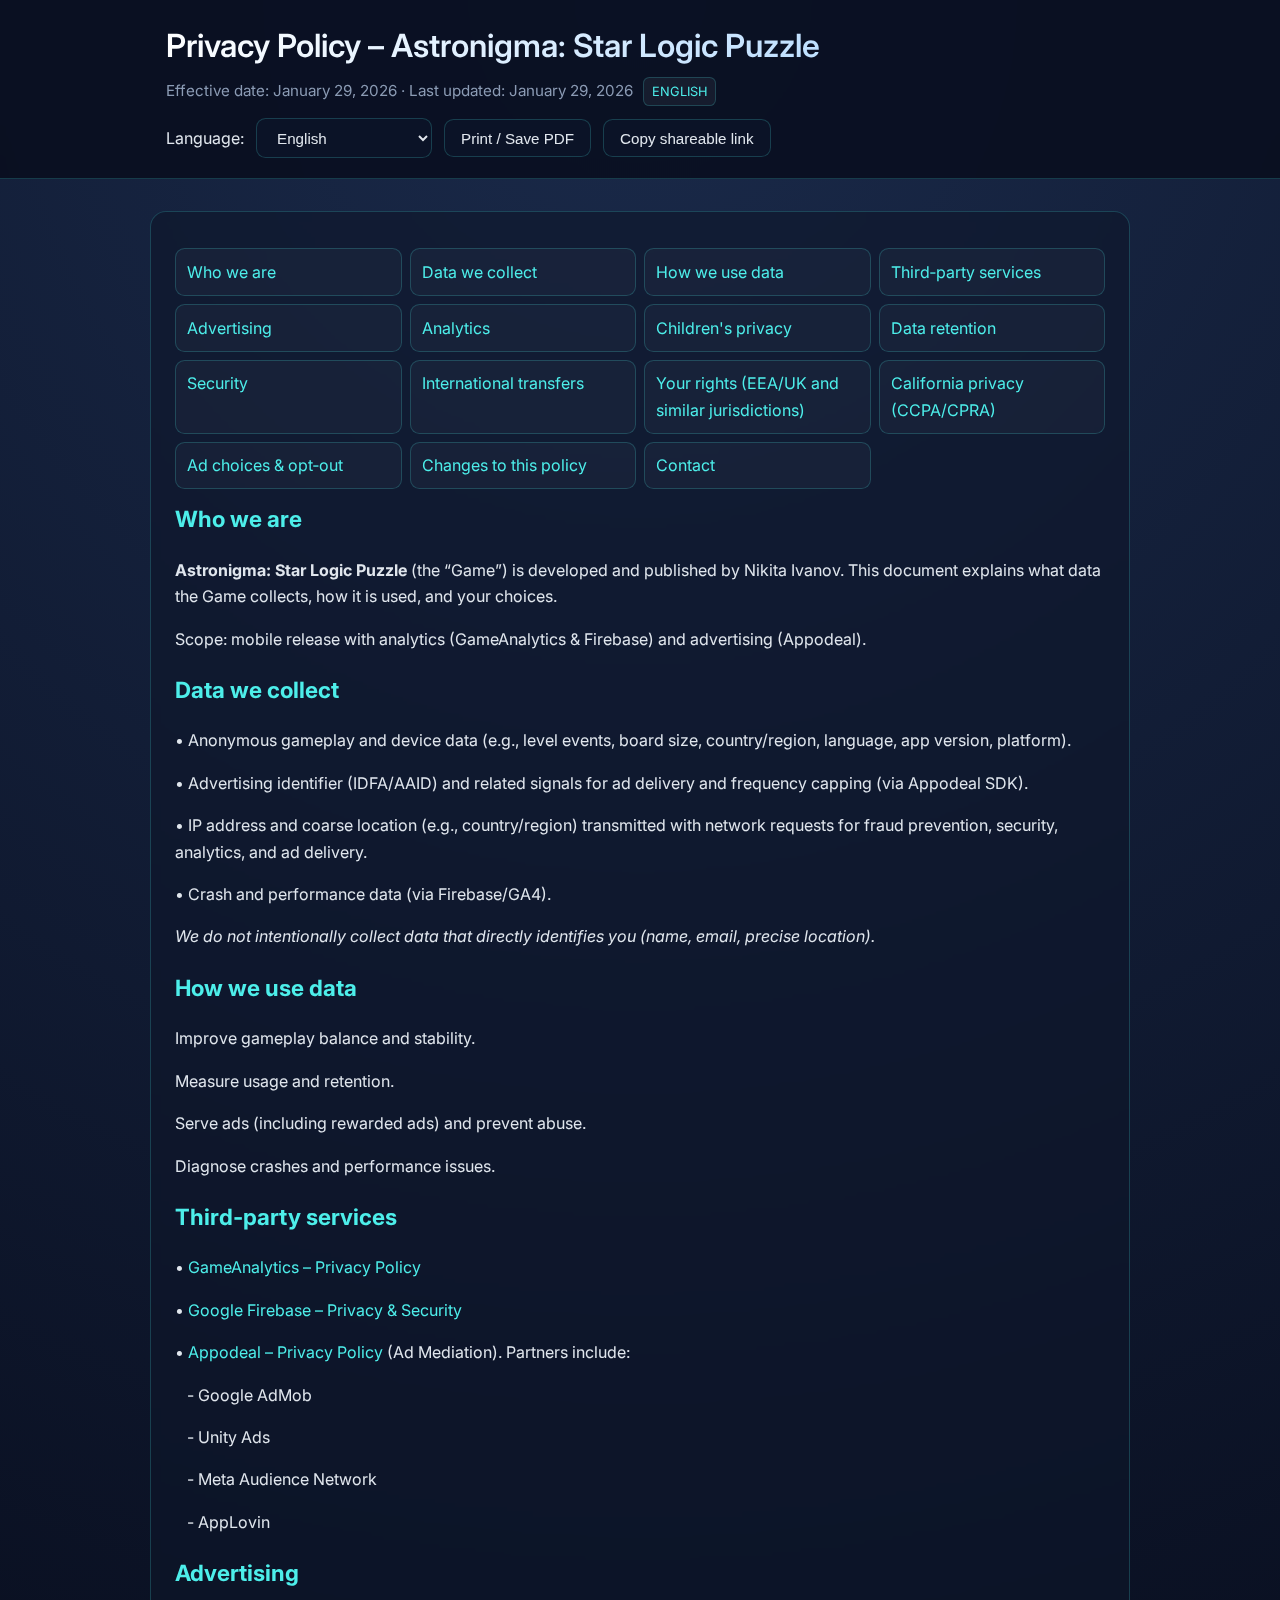
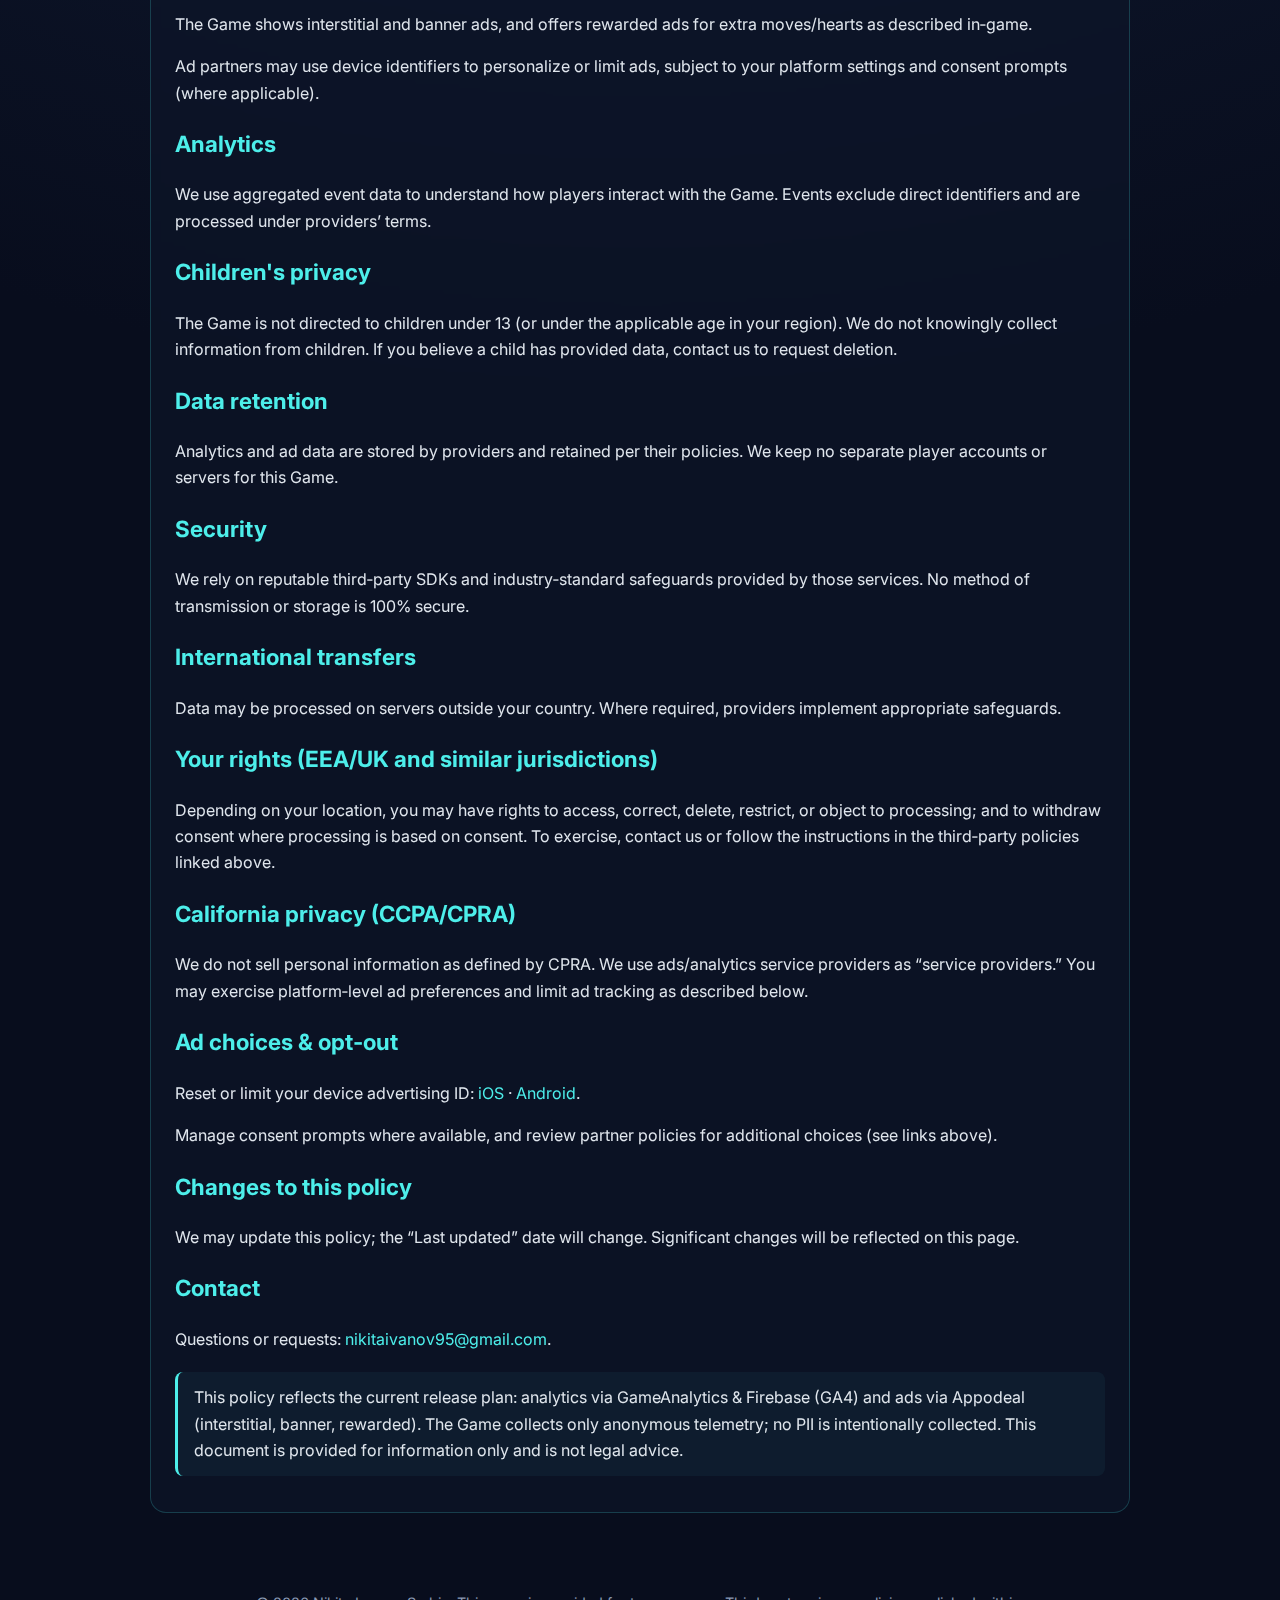
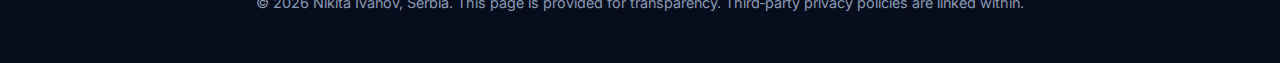
<file: privacy.html>
<!DOCTYPE html>
<html lang="en">

<head>
  <meta charset="UTF-8" />
  <meta name="viewport" content="width=device-width,initial-scale=1" />
  <title>Privacy Policy – Astronigma: Star Logic Puzzle</title>
  <link rel="preconnect" href="https://fonts.googleapis.com">
  <link rel="preconnect" href="https://fonts.gstatic.com" crossorigin>
  <link href="https://fonts.googleapis.com/css2?family=Inter:wght@300;400;600&display=swap" rel="stylesheet">
  <meta name="description"
    content="Privacy Policy for Astronigma: Star Logic Puzzle covering analytics, ads, data use, rights, and contacts. Multilingual: EN, ES, PT-BR, DE, FR, JA, KO, TR, TH, ID, RU, SR-Latn." />
  <style>
    :root {
      --bg: #080d1d;
      --panel: rgba(13, 22, 42, 0.6);
      --text: #e0e6ed;
      --muted: #8b9bb4;
      --accent: #4deeea;
      --border: rgba(77, 238, 234, 0.2);
    }

    * {
      box-sizing: border-box
    }

    body {
      margin: 0;
      font-family: 'Inter', sans-serif;
      background: radial-gradient(circle at 50% 0%, #1a2a4a 0%, #080d1d 60%);
      color: var(--text);
      line-height: 1.65;
      min-height: 100vh
    }

    header {
      position: sticky;
      top: 0;
      background: rgba(8, 13, 29, 0.85);
      backdrop-filter: blur(12px);
      border-bottom: 1px solid var(--border);
      z-index: 5
    }

    .wrap {
      max-width: 980px;
      margin: 0 auto;
      padding: 1.25rem 1rem
    }

    h1 {
      margin: 0 0 .25rem;
      font-size: 2rem;
      font-weight: 600;
      background: linear-gradient(135deg, #fff 0%, #a2d2ff 100%);
      background-clip: text;
      -webkit-background-clip: text;
      -webkit-text-fill-color: transparent;
    }

    .sub {
      color: var(--muted);
      font-size: .95rem
    }

    .toolbar {
      display: flex;
      gap: .75rem;
      align-items: center;
      flex-wrap: wrap;
      margin-top: .75rem
    }

    select,
    button {
      background: var(--panel);
      color: var(--text);
      border: 1px solid var(--border);
      padding: .6rem 1rem;
      border-radius: .6rem;
      font-size: .95rem;
      cursor: pointer;
      transition: all 0.2s
    }

    select:hover,
    button:hover {
      border-color: var(--accent);
      background: rgba(77, 238, 234, 0.1)
    }

    main {
      padding: 1rem
    }

    section {
      max-width: 980px;
      margin: 1rem auto 3rem;
      background: var(--panel);
      border: 1px solid var(--border);
      border-radius: 1rem;
      padding: 1.5rem;
      backdrop-filter: blur(5px)
    }

    h2 {
      font-size: 1.4rem;
      margin-top: 0;
      color: var(--accent)
    }

    h3 {
      font-size: 1.1rem;
      margin-bottom: .25rem;
      color: #fff
    }

    a {
      color: var(--accent);
      text-decoration: none
    }

    a:hover {
      text-decoration: underline;
      text-shadow: 0 0 8px rgba(77, 238, 234, 0.4)
    }

    ul {
      margin: .4rem 0 .9rem 1.2rem
    }

    .meta {
      display: flex;
      gap: 1rem;
      flex-wrap: wrap;
      color: var(--muted);
      font-size: .9rem;
      margin: .35rem 0 .75rem
    }

    footer {
      max-width: 980px;
      margin: 0 auto 3rem;
      color: var(--muted);
      padding: 0 1rem;
      text-align: center;
      font-size: 0.9rem
    }

    .notice {
      background: rgba(77, 238, 234, 0.05);
      border-left: 3px solid var(--accent);
      padding: .75rem 1rem;
      border-radius: .5rem;
      margin: .75rem 0
    }

    .lang-badge {
      display: inline-block;
      padding: .2rem .45rem;
      border: 1px solid var(--border);
      border-radius: .4rem;
      background: rgba(255, 255, 255, 0.05);
      color: var(--accent);
      font-size: .8rem;
      margin-left: .4rem
    }

    code,
    kbd {
      font-family: monospace;
    }

    .toc {
      display: grid;
      grid-template-columns: repeat(auto-fit, minmax(220px, 1fr));
      gap: .5rem;
      margin: .75rem 0
    }

    .toc a {
      display: block;
      background: rgba(255, 255, 255, 0.03);
      border: 1px solid var(--border);
      padding: .6rem .7rem;
      border-radius: .6rem;
      transition: background 0.2s
    }

    .toc a:hover {
      background: rgba(77, 238, 234, 0.1);
      text-decoration: none
    }

    @media print {

      header,
      .toolbar,
      .toc {
        display: none
      }

      body {
        background: #fff;
        color: #000
      }

      section {
        border: 0;
        background: #fff
      }

      a {
        color: #06c
      }
    }
  </style>
</head>

<body>
  <header>
    <div class="wrap">
      <h1 id="title">Privacy Policy – Astronigma: Star Logic Puzzle</h1>
      <div class="sub" id="subtitle">Effective date: <span id="effective"></span> · Last updated: <span
          id="updated"></span> <span class="lang-badge" id="langBadge">EN</span></div>
      <div class="toolbar">
        <label for="langSel" id="langLabel">Language:</label>
        <select id="langSel" aria-label="Language selector">
          <option value="en">English</option>
          <option value="es">Español</option>
          <option value="pt">Português (Brasil)</option>
          <option value="de">Deutsch</option>
          <option value="fr">Français</option>
          <option value="ja">日本語</option>
          <option value="ko">한국어</option>
          <option value="tr">Türkçe</option>
          <option value="th">ไทย</option>
          <option value="id">Bahasa Indonesia</option>
          <option value="zh">简体中文</option>
          <option value="ru">Русский</option>
          <option value="sr">Srpski (latinica)</option>
        </select>
        <button id="printBtn" type="button">Print / Save PDF</button>
        <button id="copyLink" type="button">Copy shareable link</button>
      </div>
    </div>
  </header>

  <main>
    <section>
      <div class="toc" id="toc"></div>
      <div id="content"></div>
      <div class="notice" id="note"></div>
    </section>
  </main>

  <footer>
    <p id="footNote">© <span id="year"></span> Nikita Ivanov, Serbia. This page is provided for transparency.
      Third‑party privacy policies are linked within.</p>
  </footer>

  <script>
    // --- Config ---
    const EFFECTIVE = 'January 29, 2026';
    const UPDATED = 'January 29, 2026';
    const CONTACT = 'nikitaivanov95@gmail.com'; // change if needed
    const LEGAL_NAME = 'Nikita Ivanov';
    const LINKS = {
      gameanalytics: 'https://gameanalytics.com/privacy',
      firebase: 'https://firebase.google.com/support/privacy',
      appodeal: 'https://www.appodeal.com/privacy-policy/',
      googleReset: 'https://support.google.com/ads/answer/2662856',
      appleReset: 'https://support.apple.com/en-us/HT205223'
    };

    // Table of contents order
    const ORDER = ['intro', 'collect', 'use', 'third', 'ads', 'analytics', 'kids', 'retention', 'security', 'intl', 'rights', 'ccpa', 'optout', 'changes', 'contact'];

    // Translations
    const T = {
      en: {
        _name: 'English',
        title: 'Privacy Policy – Astronigma: Star Logic Puzzle',
        note: 'This policy reflects the current release plan: analytics via GameAnalytics & Firebase (GA4) and ads via Appodeal (interstitial, banner, rewarded). The Game collects only anonymous telemetry; no PII is intentionally collected. This document is provided for information only and is not legal advice.',
        toc: 'On this page',
        sections: {
          intro: {
            h: 'Who we are',
            p: [`<strong>Astronigma: Star Logic Puzzle</strong> (the “Game”) is developed and published by ${LEGAL_NAME}. This document explains what data the Game collects, how it is used, and your choices.`,
              `Scope: mobile release with analytics (GameAnalytics & Firebase) and advertising (Appodeal).`]
          },
          collect: {
            h: 'Data we collect',
            p: [
              '• Anonymous gameplay and device data (e.g., level events, board size, country/region, language, app version, platform).',
              '• Advertising identifier (IDFA/AAID) and related signals for ad delivery and frequency capping (via Appodeal SDK).',
              '• IP address and coarse location (e.g., country/region) transmitted with network requests for fraud prevention, security, analytics, and ad delivery.',
              '• Crash and performance data (via Firebase/GA4).',
              '<em>We do not intentionally collect data that directly identifies you (name, email, precise location).</em>'
            ]
          },
          use: { h: 'How we use data', p: ['Improve gameplay balance and stability.', 'Measure usage and retention.', 'Serve ads (including rewarded ads) and prevent abuse.', 'Diagnose crashes and performance issues.'] },
          third: {
            h: 'Third‑party services', p: [
              `• <a href="${LINKS.gameanalytics}">GameAnalytics – Privacy Policy</a>`,
              `• <a href="${LINKS.firebase}">Google Firebase – Privacy & Security</a>`,
              `• <a href="${LINKS.appodeal}">Appodeal – Privacy Policy</a> (Ad Mediation). Partners include:`,
              `&nbsp;&nbsp;&nbsp;- Google AdMob`,
              `&nbsp;&nbsp;&nbsp;- Unity Ads`,
              `&nbsp;&nbsp;&nbsp;- Meta Audience Network`,
              `&nbsp;&nbsp;&nbsp;- AppLovin`
            ]
          },
          ads: {
            h: 'Advertising', p: [
              'The Game shows interstitial and banner ads, and offers rewarded ads for extra moves/hearts as described in‑game.',
              'Ad partners may use device identifiers to personalize or limit ads, subject to your platform settings and consent prompts (where applicable).'
            ]
          },
          analytics: { h: 'Analytics', p: ['We use aggregated event data to understand how players interact with the Game. Events exclude direct identifiers and are processed under providers’ terms.'] },
          kids: { h: "Children's privacy", p: ['The Game is not directed to children under 13 (or under the applicable age in your region). We do not knowingly collect information from children. If you believe a child has provided data, contact us to request deletion.'] },
          retention: { h: 'Data retention', p: ['Analytics and ad data are stored by providers and retained per their policies. We keep no separate player accounts or servers for this Game.'] },
          security: { h: 'Security', p: ['We rely on reputable third‑party SDKs and industry‑standard safeguards provided by those services. No method of transmission or storage is 100% secure.'] },
          intl: { h: 'International transfers', p: ['Data may be processed on servers outside your country. Where required, providers implement appropriate safeguards.'] },
          rights: { h: 'Your rights (EEA/UK and similar jurisdictions)', p: ['Depending on your location, you may have rights to access, correct, delete, restrict, or object to processing; and to withdraw consent where processing is based on consent. To exercise, contact us or follow the instructions in the third‑party policies linked above.'] },
          ccpa: { h: 'California privacy (CCPA/CPRA)', p: ['We do not sell personal information as defined by CPRA. We use ads/analytics service providers as “service providers.” You may exercise platform‑level ad preferences and limit ad tracking as described below.'] },
          optout: {
            h: 'Ad choices & opt‑out', p: [
              `Reset or limit your device advertising ID: <a href="${LINKS.appleReset}">iOS</a> · <a href="${LINKS.googleReset}">Android</a>.`,
              `Manage consent prompts where available, and review partner policies for additional choices (see links above).`
            ]
          },
          changes: { h: 'Changes to this policy', p: ['We may update this policy; the “Last updated” date will change. Significant changes will be reflected on this page.'] },
          contact: { h: 'Contact', p: [`Questions or requests: <a href="mailto:${CONTACT}">${CONTACT}</a>.`] }
        }
      },

      es: {
        _name: 'Español',
        title: 'Política de Privacidad – Astronigma: Star Logic Puzzle',
        note: 'Este juego usa GameAnalytics y Firebase (analíticas) y Appodeal (anuncios). Solo se recopilan datos anónimos; no recopilamos datos que te identifiquen directamente. Este documento es informativo y no constituye asesoramiento legal.',
        toc: 'Contenido',
        sections: {
          intro: { h: 'Quiénes somos', p: ["Astronigma: Star Logic Puzzle es desarrollado y publicado por " + LEGAL_NAME + ". Este documento describe qué datos se recopilan, cómo se usan y tus opciones.", 'Ámbito: lanzamiento móvil con analíticas (GameAnalytics, Firebase) y anuncios (Appodeal).'] },
          collect: { h: 'Datos que recopilamos', p: ['• Datos anónimos de juego y del dispositivo (eventos de nivel, idioma, país/región, versión, plataforma).', '• Identificador publicitario (IDFA/AAID) y señales relacionadas para mostrar/limitar anuncios (SDK de Appodeal).', '• Dirección IP y ubicación aproximada (p. ej., país/región) enviada con solicitudes de red para prevención de fraude, seguridad, analíticas y entrega de anuncios.', '• Datos de fallos y rendimiento (Firebase/GA4).', '<em>No recopilamos intencionalmente datos que te identifiquen directamente.</em>'] },
          use: { h: 'Cómo usamos los datos', p: ['Mejorar el juego y su estabilidad.', 'Medir uso y retención.', 'Mostrar anuncios y evitar abusos.', 'Diagnosticar fallos y rendimiento.'] },
          third: { h: 'Servicios de terceros', p: [`• <a href="${LINKS.gameanalytics}">GameAnalytics – Privacidad</a>`, `• <a href="${LINKS.firebase}">Google Firebase – Privacidad</a>`, `• <a href="${LINKS.appodeal}">Appodeal – Privacidad</a> (Mediación de anuncios). Los socios incluyen:`, `&nbsp;&nbsp;&nbsp;- Google AdMob`, `&nbsp;&nbsp;&nbsp;- Unity Ads`, `&nbsp;&nbsp;&nbsp;- Meta Audience Network`, `&nbsp;&nbsp;&nbsp;- AppLovin`] },
          ads: { h: 'Publicidad', p: ['El juego muestra anuncios intersticiales y de banner, y ofrece anuncios recompensados según se describe en el juego.', 'Los socios publicitarios pueden usar identificadores del dispositivo, sujetos a la configuración de tu plataforma y consentimiento.'] },
          analytics: { h: 'Analíticas', p: ['Usamos datos agregados para entender el uso del juego. No incluyen identificadores directos.'] },
          kids: { h: 'Privacidad de menores', p: ['El juego no está dirigido a menores de 13 años. Si crees que un menor proporcionó datos, contáctanos para solicitar su eliminación.'] },
          retention: { h: 'Conservación', p: ['Los datos se almacenan por los proveedores y se conservan según sus políticas.'] },
          security: { h: 'Seguridad', p: ['Confiamos en SDKs de terceros y medidas estándar. Ningún método es 100% seguro.'] },
          intl: { h: 'Transferencias internacionales', p: ['Los datos pueden procesarse fuera de tu país; los proveedores aplican salvaguardas cuando corresponde.'] },
          rights: { h: 'Tus derechos (UE/EEE/UK)', p: ['Puedes tener derechos de acceso, rectificación, eliminación, restricción u oposición; y retirar el consentimiento. Para ejercerlos, contáctanos o revisa las políticas enlazadas.'] },
          ccpa: { h: 'Privacidad en California', p: ['No vendemos “información personal” según CPRA. Usamos proveedores de servicios para anuncios/analíticas.'] },
          optout: { h: 'Opciones de anuncios', p: [`Restablece o limita tu ID publicitario: <a href="${LINKS.appleReset}">iOS</a> · <a href="${LINKS.googleReset}">Android</a>.`, `Gestiona el consentimiento y revisa las políticas de los socios.`] },
          changes: { h: 'Cambios', p: ['Podemos actualizar esta política. Revisa la fecha de “Última actualización”.'] },
          contact: { h: 'Contacto', p: [`Preguntas/solicitudes: <a href="mailto:${CONTACT}">${CONTACT}</a>.`] }
        }
      },

      pt: {
        _name: 'Português (Brasil)', title: 'Política de Privacidade – Astronigma: Star Logic Puzzle', note: 'Usamos GameAnalytics & Firebase (métricas) e Appodeal (anúncios). Coletamos apenas dados anônimos; isto não é aconselhamento jurídico.', toc: 'Nesta página', sections: {
          intro: { h: 'Quem somos', p: [`Astronigma é desenvolvido e publicado por ${LEGAL_NAME}. Este documento explica os dados coletados, como são usados e suas escolhas.`, 'Escopo: versão móvel com analíticas e publicidade.'] },
          collect: { h: 'Dados coletados', p: ['• Dados anônimos de jogo/dispositivo (eventos, idioma, país, versão, plataforma).', '• Identificador de publicidade (IDFA/AAID) e sinais correlatos para exibir/limitar anúncios (SDK Appodeal).', '• Endereço IP e localização aproximada (ex.: país/região) enviados com requisições para prevenção de fraude, segurança, métricas e entrega de anúncios.', '• Dados de falhas e desempenho (Firebase/GA4).', '<em>Não coletamos dados que identifiquem você diretamente.</em>'] },
          use: { h: 'Como usamos', p: ['Melhorar jogabilidade e estabilidade.', 'Medir uso e retenção.', 'Exibir anúncios e evitar abuso.', 'Diagnosticar falhas.'] },
          third: { h: 'Serviços de terceiros', p: [`• <a href="${LINKS.gameanalytics}">GameAnalytics – Privacidade</a>`, `• <a href="${LINKS.firebase}">Firebase – Privacidade</a>`, `• <a href="${LINKS.appodeal}">Appodeal – Privacidade</a> (Mediação de anúncios). Parceiros incluem:`, `&nbsp;&nbsp;&nbsp;- Google AdMob`, `&nbsp;&nbsp;&nbsp;- Unity Ads`, `&nbsp;&nbsp;&nbsp;- Meta Audience Network`, `&nbsp;&nbsp;&nbsp;- AppLovin`] },
          ads: { h: 'Publicidade', p: ['Anúncios intersticiais e banner; anúncios recompensados opcionais.', 'Parceiros podem usar identificadores do dispositivo conforme suas configurações.'] },
          analytics: { h: 'Métricas', p: ['Usamos dados agregados sem identificadores diretos.'] },
          kids: { h: 'Crianças', p: ['O jogo não é destinado a menores de 13 anos.'] },
          retention: { h: 'Retenção', p: ['Dados ficam com os provedores e seguem suas políticas.'] },
          security: { h: 'Segurança', p: ['Usamos SDKs confiáveis; nenhum método é 100% seguro.'] },
          intl: { h: 'Transferências internacionais', p: ['Dados podem ser processados fora do seu país.'] },
          rights: { h: 'Seus direitos', p: ['Dependendo da sua região, você pode ter direitos de acesso, correção, exclusão etc.'] },
          ccpa: { h: 'Califórnia', p: ['Não vendemos informações pessoais conforme a CPRA.'] },
          optout: { h: 'Opções de anúncios', p: [`Redefina/limite seu ID de publicidade: <a href="${LINKS.appleReset}">iOS</a> · <a href="${LINKS.googleReset}">Android</a>.`] },
          changes: { h: 'Alterações', p: ['Podemos atualizar esta política.'] },
          contact: { h: 'Contato', p: [`E-mail: <a href="mailto:${CONTACT}">${CONTACT}</a>`] }
        }
      },

      de: {
        _name: 'Deutsch', title: 'Datenschutzerklärung – Astronigma: Star Logic Puzzle', note: 'Wir verwenden GameAnalytics & Firebase (Analyse) und Appodeal (Werbung). Es werden nur anonyme Daten erfasst; keine direkt personenbezogenen Daten. Dies ist keine Rechtsberatung.', toc: 'Inhalt', sections: {
          intro: { h: 'Wer wir sind', p: [`Astronigma wird von ${LEGAL_NAME} entwickelt und veröffentlicht. Dieses Dokument erläutert, welche Daten erhoben werden und wofür sie verwendet werden.`] },
          collect: { h: 'Welche Daten', p: ['• Anonyme Spiel- und Gerätedaten (Ereignisse, Sprache, Land, Version, Plattform).', '• Werbe-ID (IDFA/AAID) und zugehörige Signale (Appodeal).', '• IP-Adresse und grober Standort (z. B. Land/Region) für Betrugsprävention, Sicherheit, Analyse und Anzeigenauslieferung.', '• Absturz-/Leistungsdaten (Firebase/GA4).', '<em>Keine bewusste Erhebung direkt personenbezogener Daten.</em>'] },
          use: { h: 'Zwecke', p: ['Verbesserung von Gameplay und Stabilität.', 'Reichweiten-/Retention-Messung.', 'Werbeausspielung und Missbrauchsvermeidung.', 'Fehlerdiagnose.'] },
          third: { h: 'Drittanbieter', p: [`• <a href="${LINKS.gameanalytics}">GameAnalytics – Datenschutz</a>`, `• <a href="${LINKS.firebase}">Firebase – Datenschutz</a>`, `• <a href="${LINKS.appodeal}">Appodeal – Datenschutz</a> (Werbevermittlung). Partner sind u. a.:`, `&nbsp;&nbsp;&nbsp;- Google AdMob`, `&nbsp;&nbsp;&nbsp;- Unity Ads`, `&nbsp;&nbsp;&nbsp;- Meta Audience Network`, `&nbsp;&nbsp;&nbsp;- AppLovin`] },
          ads: { h: 'Werbung', p: ['Interstitial- und Bannerwerbung; optional belohnte Anzeigen.'] },
          analytics: { h: 'Analyse', p: ['Aggregierte Ereignisdaten ohne direkte Kennungen.'] },
          kids: { h: 'Kinder', p: ['Nicht für Kinder unter 13 Jahren bestimmt.'] },
          retention: { h: 'Aufbewahrung', p: ['Daten werden von den Anbietern gemäß deren Richtlinien gespeichert.'] },
          security: { h: 'Sicherheit', p: ['Branchenübliche Maßnahmen; keine 100%ige Sicherheit.'] },
          intl: { h: 'Internationale Übermittlungen', p: ['Verarbeitung außerhalb Ihres Landes möglich.'] },
          rights: { h: 'Ihre Rechte', p: ['Je nach Region: Auskunft, Berichtigung, Löschung, Widerspruch usw.'] },
          ccpa: { h: 'Kalifornien', p: ['Kein „Verkauf“ personenbezogener Daten i.S.d. CPRA.'] },
          optout: { h: 'Werbeoptionen', p: [`Werbe-ID zurücksetzen/begrenzen: <a href="${LINKS.appleReset}">iOS</a> · <a href="${LINKS.googleReset}">Android</a>.`] },
          changes: { h: 'Änderungen', p: ['Diese Richtlinie kann aktualisiert werden.'] },
          contact: { h: 'Kontakt', p: [`E-Mail: <a href="mailto:${CONTACT}">${CONTACT}</a>`] }
        }
      },

      fr: {
        _name: 'Français', title: 'Politique de Confidentialité – Astronigma: Star Logic Puzzle', note: "Analytique via GameAnalytics & Firebase et publicités via Appodeal. Données anonymes uniquement. Ce document n’est pas un conseil juridique.", toc: 'Sommaire', sections: {
          intro: { h: 'Qui sommes-nous', p: [`Astronigma est développé et publié par ${LEGAL_NAME}. Ce document explique les données collectées et leur usage.`] },
          collect: { h: 'Données collectées', p: ['• Données anonymes de jeu/appareil.', '• Identifiant publicitaire (IDFA/AAID) et signaux associés (Appodeal).', '• Adresse IP et localisation approximative (p. ex. pays/région) pour la prévention de la fraude, la sécurité, l’analyse et la diffusion des publicités.', '• Données de crash/performance (Firebase/GA4).', '<em>Pas de collecte intentionnelle de données identifiantes.</em>'] },
          use: { h: 'Utilisation', p: ['Amélioration du jeu.', 'Mesure d’audience.', 'Diffusion d’annonces.', 'Diagnostic des pannes.'] },
          third: { h: 'Tiers', p: [`• <a href="${LINKS.gameanalytics}">GameAnalytics – Confidentialité</a>`, `• <a href="${LINKS.firebase}">Firebase – Confidentialité</a>`, `• <a href="${LINKS.appodeal}">Appodeal – Confidentialité</a> (Médiation publicitaire). Partenaires incluant :`, `&nbsp;&nbsp;&nbsp;- Google AdMob`, `&nbsp;&nbsp;&nbsp;- Unity Ads`, `&nbsp;&nbsp;&nbsp;- Meta Audience Network`, `&nbsp;&nbsp;&nbsp;- AppLovin`] },
          ads: { h: 'Publicité', p: ['Interstitiels, bannières et annonces récompensées.'] },
          analytics: { h: 'Analytique', p: ['Données agrégées sans identifiants directs.'] },
          kids: { h: 'Enfants', p: ['Non destiné aux moins de 13 ans.'] },
          retention: { h: 'Conservation', p: ['Selon les politiques des fournisseurs.'] },
          security: { h: 'Sécurité', p: ['Mesures standard; aucune méthode n’est infaillible.'] },
          intl: { h: 'Transferts internationaux', p: ['Traitement possible hors de votre pays.'] },
          rights: { h: 'Vos droits', p: ['Accès, rectification, suppression, limitation, opposition… selon votre région.'] },
          ccpa: { h: 'Californie', p: ["Nous ne vendons pas d'informations personnelles au sens de la CPRA."] },
          optout: { h: 'Choix publicitaires', p: [`Réinitialiser/limiter l’ID publicitaire : <a href="${LINKS.appleReset}">iOS</a> · <a href="${LINKS.googleReset}">Android</a>.`] },
          changes: { h: 'Modifications', p: ['Cette politique peut être mise à jour.'] },
          contact: { h: 'Contact', p: [`Email : <a href="mailto:${CONTACT}">${CONTACT}</a>`] }
        }
      },

      ja: {
        _name: '日本語', title: 'プライバシーポリシー – Astronigma: Star Logic Puzzle', note: 'GameAnalytics・Firebase による分析、Appodeal による広告。収集するのは匿名データのみです。本書は法的助言ではありません。', toc: '目次', sections: {
          intro: { h: '運営主体', p: [`本ゲームは ${LEGAL_NAME} が開発・配信します。本書は収集データと利用目的を説明します。`] },
          collect: { h: '収集するデータ', p: ['・匿名のゲーム／デバイス情報', '・広告識別子（IDFA/AAID）等（Appodeal）', '・IP アドレスおよび概略位置（例：国／地域）は、不正対策・セキュリティ・分析・広告配信のために送信されます。', '・クラッシュ／パフォーマンス情報（Firebase/GA4）', '<em>氏名等の個人を直接特定する情報は取得しません。</em>'] },
          use: { h: '利用目的', p: ['ゲーム改善', '利用状況の把握', '広告配信・不正防止', '不具合の解析'] },
          third: { h: '第三者サービス', p: [`・<a href="${LINKS.gameanalytics}">GameAnalytics</a>`, `・<a href="${LINKS.firebase}">Firebase</a>`, `・<a href="${LINKS.appodeal}">Appodeal</a>（広告メディエーション）パートナーには以下が含まれます：`, `&nbsp;&nbsp;&nbsp;- Google AdMob`, `&nbsp;&nbsp;&nbsp;- Unity Ads`, `&nbsp;&nbsp;&nbsp;- Meta Audience Network`, `&nbsp;&nbsp;&nbsp;- AppLovin`] },
          ads: { h: '広告', p: ['インタースティシャル／バナー広告、リワード広告を表示します。'] },
          analytics: { h: '分析', p: ['集計データのみを利用します。'] },
          kids: { h: '子どものプライバシー', p: ['13歳未満を対象としていません。'] },
          retention: { h: '保存期間', p: ['各提供事業者の方針に従います。'] },
          security: { h: 'セキュリティ', p: ['業界標準の対策に依拠します。'] },
          intl: { h: '国外移転', p: ['データは国外で処理される場合があります。'] },
          rights: { h: '利用者の権利', p: ['地域により、開示・訂正・削除等を請求できる場合があります。'] },
          ccpa: { h: 'カリフォルニア州法', p: ['CPRA に定義される「販売」は行いません。'] },
          optout: { h: 'オプトアウト', p: [`広告IDのリセット／制限：<a href="${LINKS.appleReset}">iOS</a>・<a href="${LINKS.googleReset}">Android</a>`] },
          changes: { h: '改定', p: ['本方針は更新されることがあります。'] },
          contact: { h: '連絡先', p: [`メール：<a href="mailto:${CONTACT}">${CONTACT}</a>`] }
        }
      },

      ko: {
        _name: '한국어', title: '개인정보 처리방침 – Astronigma: Star Logic Puzzle', note: 'GameAnalytics/ Firebase 분석 및 Appodeal 광고 사용. 익명 데이터만 수집합니다. 본 문서는 법률 자문이 아닙니다.', toc: '목차', sections: {
          intro: { h: '회사 정보', p: [`본 게임은 ${LEGAL_NAME} 가 개발/배포합니다.`] },
          collect: { h: '수집 항목', p: ['• 익명 게임/기기 데이터', '• 광고 식별자(IDFA/AAID) 및 관련 신호(Appodeal)', '• IP 주소 및 대략적 위치(예: 국가/지역): 부정 방지, 보안, 분석, 광고 게재 목적', '• 크래시/성능 데이터(Firebase/GA4)', '<em>개인 식별 정보는 의도적으로 수집하지 않습니다.</em>'] },
          use: { h: '이용 목적', p: ['게임 개선', '이용 분석', '광고 제공 및 오남용 방지', '오류 진단'] },
          third: { h: '제3자 서비스', p: [`• <a href="${LINKS.gameanalytics}">GameAnalytics</a>`, `• <a href="${LINKS.firebase}">Firebase</a>`, `• <a href="${LINKS.appodeal}">Appodeal</a> (광고 중개). 파트너 포함:`, `&nbsp;&nbsp;&nbsp;- Google AdMob`, `&nbsp;&nbsp;&nbsp;- Unity Ads`, `&nbsp;&nbsp;&nbsp;- Meta Audience Network`, `&nbsp;&nbsp;&nbsp;- AppLovin`] },
          ads: { h: '광고', p: ['전면/배너 및 리워드 광고를 표시합니다.'] },
          analytics: { h: '분석', p: ['집계 데이터만 사용합니다.'] },
          kids: { h: '아동 보호', p: ['13세 미만 대상 아님.'] },
          retention: { h: '보관', p: ['제공업체 정책을 따릅니다.'] },
          security: { h: '보안', p: ['표준 보안 조치에 의존합니다.'] },
          intl: { h: '국외 이전', p: ['국외 서버에서 처리될 수 있습니다.'] },
          rights: { h: '권리', p: ['지역에 따라 열람/정정/삭제 등 권리가 있을 수 있습니다.'] },
          ccpa: { h: '캘리포니아', p: ['CPRA상 판매 행위 없음.'] },
          optout: { h: '옵트아웃', p: [`광고 ID 재설정/제한: <a href="${LINKS.appleReset}">iOS</a> · <a href="${LINKS.googleReset}">Android</a>`] },
          changes: { h: '변경', p: ['정책은 변경될 수 있습니다.'] },
          contact: { h: '문의', p: [`이메일: <a href="mailto:${CONTACT}">${CONTACT}</a>`] }
        }
      },

      tr: {
        _name: 'Türkçe', title: 'Gizlilik Politikası – Astronigma: Star Logic Puzzle', note: 'GameAnalytics & Firebase analiz, Appodeal reklam. Yalnızca anonim veriler toplanır. Bu belge hukuki danışmanlık değildir.', toc: 'İçindekiler', sections: {
          intro: { h: 'Hakkımızda', p: [`Oyun ${LEGAL_NAME} tarafından geliştirilip yayımlanmaktadır.`] },
          collect: { h: 'Toplanan veriler', p: ['• Anonim oyun/cihaz verileri', '• Reklam tanımlayıcısı (IDFA/AAID) ve ilgili sinyaller (Appodeal)', '• IP adresi ve yaklaşık konum (ör. ülke/bölge): dolandırıcılığı önleme, güvenlik, analitik ve reklam sunumu için', '• Çökme/perf. verileri (Firebase/GA4)', '<em>Doğrudan kimlik bilgisi toplamıyoruz.</em>'] },
          use: { h: 'Kullanım amaçları', p: ['Oyun iyileştirme', 'Kullanım ölçümü', 'Reklam gösterimi', 'Hata analizi'] },
          third: { h: 'Üçüncü taraflar', p: [`• <a href="${LINKS.gameanalytics}">GameAnalytics</a>`, `• <a href="${LINKS.firebase}">Firebase</a>`, `• <a href="${LINKS.appodeal}">Appodeal</a> (Reklam Arabuluculuğu). Ortaklar şunları içerir:`, `&nbsp;&nbsp;&nbsp;- Google AdMob`, `&nbsp;&nbsp;&nbsp;- Unity Ads`, `&nbsp;&nbsp;&nbsp;- Meta Audience Network`, `&nbsp;&nbsp;&nbsp;- AppLovin`] },
          ads: { h: 'Reklamcılık', p: ['Geçiş ve banner reklamlar; ödüllü reklamlar.'] },
          analytics: { h: 'Analitik', p: ['Toplu olay verileri.'] },
          kids: { h: 'Çocukların gizliliği', p: ['13 yaş altına yönelik değildir.'] },
          retention: { h: 'Saklama', p: ['Sağlayıcıların politikalarına göre.'] },
          security: { h: 'Güvenlik', p: ['Standart önlemler.'] },
          intl: { h: 'Uluslararası aktarımlar', p: ['Veriler ülkeniz dışında işlenebilir.'] },
          rights: { h: 'Haklarınız', p: ['Bölgene bağlı olarak erişim/düzeltme/silme vb. haklar.'] },
          ccpa: { h: 'Kaliforniya', p: ['CPRA kapsamında “satış” yapılmaz.'] },
          optout: { h: 'Reklam tercihleri', p: [`Reklam kimliği sıfırla/sınırla: <a href="${LINKS.appleReset}">iOS</a> · <a href="${LINKS.googleReset}">Android</a>`] },
          changes: { h: 'Değişiklikler', p: ['Güncellenebilir.'] },
          contact: { h: 'İletişim', p: [`E-posta: <a href="mailto:${CONTACT}">${CONTACT}</a>`] }
        }
      },

      th: {
        _name: 'ไทย', title: 'นโยบายความเป็นส่วนตัว – Astronigma: Star Logic Puzzle', note: 'ใช้ GameAnalytics และ Firebase (วิเคราะห์) และ Appodeal (โฆษณา) เก็บเฉพาะข้อมูลไม่ระบุตัวตน เอกสารนี้ไม่ใช่คำแนะนำทางกฎหมาย', toc: 'สารบัญ', sections: {
          intro: { h: 'ผู้ให้บริการ', p: [`พัฒนาและเผยแพร่โดย ${LEGAL_NAME}`] },
          collect: { h: 'ข้อมูลที่เก็บ', p: ['• ข้อมูลการเล่น/อุปกรณ์แบบไม่ระบุตัวตน', '• ตัวระบุโฆษณา (IDFA/AAID) และสัญญาณที่เกี่ยวข้อง (Appodeal)', '• ที่อยู่ IP และตำแหน่งโดยสังเขป (เช่น ประเทศ/ภูมิภาค) เพื่อการป้องกันการฉ้อโกง ความปลอดภัย การวิเคราะห์ และการแสดงโฆษณา', '• ข้อมูลแครช/ประสิทธิภาพ (Firebase/GA4)', '<em>ไม่เก็บข้อมูลที่ระบุตัวตนโดยตรง</em>'] },
          use: { h: 'การใช้งาน', p: ['ปรับปรุงเกม', 'วัดการใช้งาน', 'แสดงโฆษณา', 'วิเคราะห์ข้อขัดข้อง'] },
          third: { h: 'ผู้ให้บริการภายนอก', p: [`• <a href="${LINKS.gameanalytics}">GameAnalytics</a>`, `• <a href="${LINKS.firebase}">Firebase</a>`, `• <a href="${LINKS.appodeal}">Appodeal</a> (การไกล่เกลี่ยโฆษณา) พาร์ทเนอร์รวมถึง:`, `&nbsp;&nbsp;&nbsp;- Google AdMob`, `&nbsp;&nbsp;&nbsp;- Unity Ads`, `&nbsp;&nbsp;&nbsp;- Meta Audience Network`, `&nbsp;&nbsp;&nbsp;- AppLovin`] },
          ads: { h: 'โฆษณา', p: ['โฆษณาแบบแทรกและแบนเนอร์ รวมถึงโฆษณาแบบรับรางวัล'] },
          analytics: { h: 'การวิเคราะห์', p: ['ใช้ข้อมูลแบบรวมเท่านั้น'] },
          kids: { h: 'เด็กและเยาวชน', p: ['ไม่ได้มุ่งเป้าไปที่อายุต่ำกว่า 13 ปี'] },
          retention: { h: 'การเก็บรักษา', p: ['เป็นไปตามนโยบายของผู้ให้บริการ'] },
          security: { h: 'ความปลอดภัย', p: ['ใช้มาตรการมาตรฐานของอุตสาหกรรม'] },
          intl: { h: 'การโอนย้ายข้อมูล', p: ['อาจประมวลผลนอกประเทศของคุณ'] },
          rights: { h: 'สิทธิของคุณ', p: ['อาจมีสิทธิ์ในการเข้าถึง แก้ไข ลบ ตามกฎหมายท้องถิ่น'] },
          ccpa: { h: 'แคลิฟอร์เนีย', p: ['เราไม่ได้ขายข้อมูลส่วนบุคคลตามกฎหมาย CPRA'] },
          optout: { h: 'การตั้งค่าโฆษณา', p: [`รีเซ็ต/จำกัดรหัสโฆษณา: <a href="${LINKS.appleReset}">iOS</a> · <a href="${LINKS.googleReset}">Android</a>`] },
          changes: { h: 'การเปลี่ยนแปลง', p: ['นโยบายนี้อาจได้รับการอัปเดต'] },
          contact: { h: 'ติดต่อ', p: [`อีเมล: <a href="mailto:${CONTACT}">${CONTACT}</a>`] }
        }
      },

      id: {
        _name: 'Bahasa Indonesia', title: 'Kebijakan Privasi – Astronigma: Star Logic Puzzle', note: 'Menggunakan GameAnalytics & Firebase (analitik) dan Appodeal (iklan). Hanya data anonim yang dikumpulkan. Dokumen ini bukan nasihat hukum.', toc: 'Daftar isi', sections: {
          intro: { h: 'Tentang kami', p: [`Dikembangkan & diterbitkan oleh ${LEGAL_NAME}.`] },
          collect: { h: 'Data yang dikumpulkan', p: ['• Data permainan/perangkat anonim', '• ID iklan (IDFA/AAID) dan sinyal terkait (Appodeal)', '• Alamat IP dan lokasi perkiraan (mis. negara/wilayah) untuk pencegahan penipuan, keamanan, analitik, dan penayangan iklan', '• Data crash/kinerja (Firebase/GA4)', '<em>Tidak mengumpulkan data yang mengidentifikasi Anda secara langsung.</em>'] },
          use: { h: 'Penggunaan', p: ['Meningkatkan game', 'Mengukur penggunaan', 'Menayangkan iklan', 'Mendiagnosis gangguan'] },
          third: { h: 'Layanan pihak ketiga', p: [`• <a href="${LINKS.gameanalytics}">GameAnalytics</a>`, `• <a href="${LINKS.firebase}">Firebase</a>`, `• <a href="${LINKS.appodeal}">Appodeal</a> (Mediasi Iklan). Mitra termasuk:`, `&nbsp;&nbsp;&nbsp;- Google AdMob`, `&nbsp;&nbsp;&nbsp;- Unity Ads`, `&nbsp;&nbsp;&nbsp;- Meta Audience Network`, `&nbsp;&nbsp;&nbsp;- AppLovin`] },
          ads: { h: 'Periklanan', p: ['Iklan interstisial & banner, serta iklan berhadiah.'] },
          analytics: { h: 'Analitik', p: ['Data peristiwa agregat.'] },
          kids: { h: 'Privasi anak', p: ['Tidak ditujukan untuk anak di bawah 13 tahun.'] },
          retention: { h: 'Retensi', p: ['Mengikuti kebijakan penyedia.'] },
          security: { h: 'Keamanan', p: ['Langkah standar industri.'] },
          intl: { h: 'Transfer internasional', p: ['Pemrosesan dapat terjadi di luar negara Anda.'] },
          rights: { h: 'Hak Anda', p: ['Tergantung wilayah, Anda mungkin memiliki hak akses/koreksi/penghapusan.'] },
          ccpa: { h: 'California', p: ['Kami tidak menjual “informasi pribadi” menurut CPRA.'] },
          optout: { h: 'Pilihan iklan', p: [`Setel ulang/batasi ID iklan: <a href="${LINKS.appleReset}">iOS</a> · <a href="${LINKS.googleReset}">Android</a>`] },
          changes: { h: 'Perubahan', p: ['Kebijakan dapat diperbarui.'] },
          contact: { h: 'Kontak', p: [`Surel: <a href="mailto:${CONTACT}">${CONTACT}</a>`] }
        }
      },

      zh: {
        _name: '简体中文', title: '隐私政策 – Astronigma: Star Logic Puzzle', note: '本政策反映当前的发布计划：通过 GameAnalytics 和 Firebase (GA4) 进行分析，通过 Appodeal 进行广告（插页式、横幅、奖励视频）。游戏仅收集匿名遥测数据；无意收集个人身份信息 (PII)。本文档仅供参考，不构成法律建议。', toc: '目录', sections: {
          intro: { h: '我们是谁', p: [`<strong>Astronigma: Star Logic Puzzle</strong>（“游戏”）由 ${LEGAL_NAME} 开发和发布。本文档解释游戏收集什么数据、如何使用以及您的选择。`, '范围：带有分析（GameAnalytics 和 Firebase）和广告（Appodeal）的移动版本。'] },
          collect: { h: '我们收集的数据', p: ['• 匿名游戏和设备数据（例如关卡事件、棋盘大小、国家/地区、语言、应用版本、平台）。', '• 广告标识符 (IDFA/AAID) 及用于广告投放和频次控制的相关信号（通过 Appodeal SDK）。', '• 随网络请求发送的 IP 地址和粗略位置（例如国家/地区），用于防欺诈、安全、分析和广告投放。', '• 崩溃和性能数据（通过 Firebase/GA4）。', '<em>我们不有意收集直接识别您身份的数据（姓名、电子邮件、精确位置）。</em>'] },
          use: { h: '我们如何使用数据', p: ['改善游戏平衡性和稳定性。', '衡量使用情况和留存率。', '投放广告（包括奖励广告）并防止滥用。', '诊断崩溃和性能问题。'] },
          third: { h: '第三方服务', p: [`• <a href="${LINKS.gameanalytics}">GameAnalytics – 隐私政策</a>`, `• <a href="${LINKS.firebase}">Google Firebase – 隐私与安全</a>`, `• <a href="${LINKS.appodeal}">Appodeal – 隐私政策</a> (广告聚合)。合作伙伴包括：`, `&nbsp;&nbsp;&nbsp;- Google AdMob`, `&nbsp;&nbsp;&nbsp;- Unity Ads`, `&nbsp;&nbsp;&nbsp;- Meta Audience Network`, `&nbsp;&nbsp;&nbsp;- AppLovin`] },
          ads: { h: '广告', p: ['游戏显示插页式和横幅广告，并按游戏内描述提供获取额外步数/生命的奖励广告。', '广告合作伙伴可能会使用设备标识符来个性化或限制广告，受您的平台设置和同意提示（如适用）的约束。'] },
          analytics: { h: '分析', p: ['我们使用聚合事件数据来了解玩家如何与游戏互动。事件不包含直接标识符，并根据提供商的条款进行处理。'] },
          kids: { h: '儿童隐私', p: ['本游戏不针对 13 岁以下的儿童（或您所在地区的适用年龄）。我们不有意收集儿童的信息。如果您认为儿童提供了数据，请联系我们请求删除。'] },
          retention: { h: '数据保留', p: ['分析和广告数据由提供商存储，并根据其政策保留。我们要不为此游戏保留单独的玩家帐户或服务器。'] },
          security: { h: '安全', p: ['我们要依赖信誉良好的第三方 SDK 和这些服务提供的行业标准保护措施。没有任何传输或存储方法是 100% 安全的。'] },
          intl: { h: '国际传输', p: ['数据可能会在您所在国家/地区以外的服务器上处理。如有要求，提供商将实施适当的保护措施。'] },
          rights: { h: '您的权利（EEA/UK 和类似司法管辖区）', p: ['根据您的位置，您可能有权访问、更正、删除、限制或反对处理；并在处理基于同意的情况下撤回同意。要行使权利，请联系我们或遵循上述第三方政策中的说明。'] },
          ccpa: { h: '加州隐私 (CCPA/CPRA)', p: ['根据 CPRA 定义，我们不出售个人信息。我们使用广告/分析服务提供商作为“服务提供商”。您可以行使平台级广告偏好并限制广告跟踪，如下所述。'] },
          optout: { h: '广告选择和退出', p: [`重置或限制您的设备广告 ID：<a href="${LINKS.appleReset}">iOS</a> · <a href="${LINKS.googleReset}">Android</a>。`, `管理同意提示（如果可用），并查看合作伙伴政策以获取更多选择（见上文链接）。`] },
          changes: { h: '本政策的变更', p: ['我们可能会更新本政策；“最后更新”日期将会更改。重大变更将反映在此页面上。'] },
          contact: { h: '联系方式', p: [`问题或请求：<a href="mailto:${CONTACT}">${CONTACT}</a>。`] }
        }
      },

      ru: {
        _name: 'Русский', title: 'Политика конфиденциальности – Astronigma: Star Logic Puzzle', note: 'Используем GameAnalytics и Firebase для аналитики, Appodeal — для рекламы. Собираются лишь анонимные данные; PII не собираем. Этот документ не является юридической консультацией.', toc: 'Содержание', sections: {
          intro: { h: 'О нас', p: [`Игра разработана и издаётся ${LEGAL_NAME}. В документе описано, какие данные собираются и зачем.`] },
          collect: { h: 'Какие данные собираем', p: ['• Анонимные игровые и технические события (уровни, язык, страна/регион, версия приложения, платформа).', '• Рекламный идентификатор (IDFA/AAID) и связанные сигналы для показа/ограничения рекламы (SDK Appodeal).', '• IP‑адрес и приблизительное местоположение (например, страна/регион) передаются с сетевыми запросами для предотвращения мошенничества, обеспечения безопасности, аналитики и показа рекламы.', '• Данные о сбоях и производительности (Firebase/GA4).', '<em>Мы не собираем данные, позволяющие напрямую вас идентифицировать.</em>'] },
          use: { h: 'Как используем', p: ['Улучшение баланса и стабильности игры.', 'Измерение использования и удержания.', 'Показ рекламы (включая вознаграждаемую) и предотвращение злоупотреблений.', 'Диагностика сбоев.'] },
          third: { h: 'Сторонние сервисы', p: [`• <a href="${LINKS.gameanalytics}">GameAnalytics — Политика</a>`, `• <a href="${LINKS.firebase}">Google Firebase — Конфиденциальность</a>`, `• <a href="${LINKS.appodeal}">Appodeal — Политика</a> (Рекламная медиация). Партнёры включают:`, `&nbsp;&nbsp;&nbsp;- Google AdMob`, `&nbsp;&nbsp;&nbsp;- Unity Ads`, `&nbsp;&nbsp;&nbsp;- Meta Audience Network`, `&nbsp;&nbsp;&nbsp;- AppLovin`] },
          ads: { h: 'Реклама', p: ['В игре показываются межстраничные и баннерные объявления, а также доступны вознаграждаемые объявления.'] },
          analytics: { h: 'Аналитика', p: ['Используем агрегированные события без прямых идентификаторов.'] },
          kids: { h: 'Дети', p: ['Игра не предназначена для лиц младше 13 лет.'] },
          retention: { h: 'Хранение', p: ['Данные хранятся у провайдеров и подчиняются их политикам.'] },
          security: { h: 'Безопасность', p: ['Опираемся на стандартные меры SDK; 100% безопасности не существует.'] },
          intl: { h: 'Международные передачи', p: ['Обработка может выполняться за пределами вашей страны.'] },
          rights: { h: 'Ваши права', p: ['В зависимости от юрисдикции вы можете иметь права на доступ, исправление, удаление и возражение.'] },
          ccpa: { h: 'Калифорния (CCPA/CPRA)', p: ['Мы не продаём персональную информацию по CPRA; используем провайдеров как «service providers».'] },
          optout: { h: 'Выбор и отказ', p: [`Сброс/ограничение рекламного ID устройства: <a href="${LINKS.appleReset}">iOS</a> · <a href="${LINKS.googleReset}">Android</a>.`, `Управляйте согласием и настройками у партнёров.`] },
          changes: { h: 'Изменения', p: ['Мы можем обновлять политику; дата обновления изменится.'] },
          contact: { h: 'Контакты', p: [`Почта: <a href="mailto:${CONTACT}">${CONTACT}</a>`] }
        }
      },

      sr: {
        _name: 'Srpski (latinica)', title: 'Politika privatnosti – Astronigma: Star Logic Puzzle', note: 'Koristimo GameAnalytics i Firebase (analitika) i Appodeal (oglasi). Prikupljaju se samo anonimni podaci. Ovaj dokument nije pravni savet.', toc: 'Sadržaj', sections: {
          intro: { h: 'Ko smo', p: [`Igru razvija i objavljuje ${LEGAL_NAME}.`] },
          collect: { h: 'Koje podatke prikupljamo', p: ['• Anonimni podaci o igri/uređaju (događaji, jezik, država, verzija, platforma).', '• Oglašivački identifikator (IDFA/AAID) i povezani signali (Appodeal).', '• IP adresa i približna lokacija (npr. država/region) – radi sprečavanja zloupotreba, bezbednosti, analitike i isporuke oglasa.', '• Podaci o padovima i performansama (Firebase/GA4).', '<em>Ne prikupljamo podatke koji vas direktno identifikuju.</em>'] },
          use: { h: 'Kako koristimo', p: ['Unapređenje igre i stabilnosti.', 'Merenje korišćenja i zadržavanja.', 'Prikazivanje oglasa i sprečavanje zloupotreba.', 'Dijagnostika grešaka.'] },
          third: { h: 'Treće strane', p: [`• <a href="${LINKS.gameanalytics}">GameAnalytics</a>`, `• <a href="${LINKS.firebase}">Firebase</a>`, `• <a href="${LINKS.appodeal}">Appodeal</a> (Posredovanje u oglašavanju). Partneri uključuju:`, `&nbsp;&nbsp;&nbsp;- Google AdMob`, `&nbsp;&nbsp;&nbsp;- Unity Ads`, `&nbsp;&nbsp;&nbsp;- Meta Audience Network`, `&nbsp;&nbsp;&nbsp;- AppLovin`] },
          ads: { h: 'Oglasi', p: ['Intersticijalni i baner oglasi; nagrađivani oglasi.'] },
          analytics: { h: 'Analitika', p: ['Koristimo zbirne podatke bez direktnih identifikatora.'] },
          kids: { h: 'Deca', p: ['Igra nije namenjena osobama mlađim od 13 godina.'] },
          retention: { h: 'Zadržavanje podataka', p: ['Podaci se čuvaju kod provajdera, prema njihovim politikama.'] },
          security: { h: 'Bezbednost', p: ['Oslanjamo se na standardne mere trećih strana.'] },
          intl: { h: 'Međunarodni prenos', p: ['Obrada je moguća van vaše zemlje.'] },
          rights: { h: 'Vaša prava', p: ['Prava pristupa, ispravke, brisanja – u skladu sa propisima vaše zemlje.'] },
          ccpa: { h: 'Kalifornija', p: ['Ne prodajemo lične podatke u smislu CPRA.'] },
          optout: { h: 'Izbor oglasa', p: [`Poništite/ograničite reklamni ID: <a href="${LINKS.appleReset}">iOS</a> · <a href="${LINKS.googleReset}">Android</a>`] },
          changes: { h: 'Izmene', p: ['Politika se može ažurirati.'] },
          contact: { h: 'Kontakt', p: [`Email: <a href="mailto:${CONTACT}">${CONTACT}</a>`] }
        }
      }
    };

    // --- Render ---
    const yearEl = document.getElementById('year'); yearEl.textContent = new Date().getFullYear();
    const eff = document.getElementById('effective'); eff.textContent = EFFECTIVE;
    const upd = document.getElementById('updated'); upd.textContent = UPDATED;
    const sel = document.getElementById('langSel');
    const badge = document.getElementById('langBadge');
    const titleEl = document.getElementById('title');
    const noteEl = document.getElementById('note');
    const content = document.getElementById('content');
    const toc = document.getElementById('toc');
    const langLabel = document.getElementById('langLabel');

    function sectionNode(id, h, ps) {
      const wrap = document.createElement('div');
      wrap.id = id;
      wrap.style.marginBottom = '1.25rem';
      const hh = document.createElement('h2'); hh.textContent = h; wrap.appendChild(hh);
      (ps || []).forEach(p => { const el = document.createElement('p'); el.innerHTML = p; wrap.appendChild(el); });
      return wrap;
    }

    function render(lang) {
      const L = T[lang] || T.en;
      document.documentElement.lang = lang;
      badge.textContent = (L._name || lang).split(' ')[0].toUpperCase();
      titleEl.textContent = L.title || T.en.title;
      noteEl.innerHTML = L.note || '';

      // i18n of header labels
      const labels = { en: 'Language:', es: 'Idioma:', pt: 'Idioma:', de: 'Sprache:', fr: 'Langue :', ja: '言語：', ko: '언어:', tr: 'Dil:', th: 'ภาษา:', id: 'Bahasa:', zh: '语言：', ru: 'Язык:', sr: 'Jezik:' };
      langLabel.textContent = labels[lang] || 'Language:';

      // TOC
      toc.innerHTML = '';
      ORDER.forEach(key => {
        const a = document.createElement('a'); a.href = '#' + key; a.textContent = (L.sections[key]?.h) || key; toc.appendChild(a);
      });

      // Content
      content.innerHTML = '';
      ORDER.forEach(key => {
        const S = L.sections[key]; if (!S) return; content.appendChild(sectionNode(key, S.h, S.p));
      });

      // Update URL hash for shareable deep link
      const url = new URL(location.href);
      url.searchParams.set('lang', lang);
      history.replaceState(null, '', url.toString());
    }

    // Language select handling
    sel.addEventListener('change', e => render(e.target.value));

    // Copy shareable link
    document.getElementById('copyLink').addEventListener('click', () => {
      navigator.clipboard.writeText(location.href).then(() => { alert('Link copied!'); });
    });

    // Print button
    document.getElementById('printBtn').addEventListener('click', () => window.print());

    // Bootstrap language: URL ?lang=, else browser language fallback to our set
    (function init() {
      const urlLang = new URL(location.href).searchParams.get('lang');
      const browser = (navigator.language || 'en').toLowerCase();
      const map = { 'pt-br': 'pt', 'sr-rs': 'sr' };
      let lang = urlLang || map[browser];
      if (!lang && T[browser]) lang = browser;
      if (!lang) { const base = browser.split('-')[0]; if (T[base]) lang = base; }
      lang = lang || 'en';
      sel.value = lang; render(lang);
    })();
  </script>
</body>

</html>
</file>
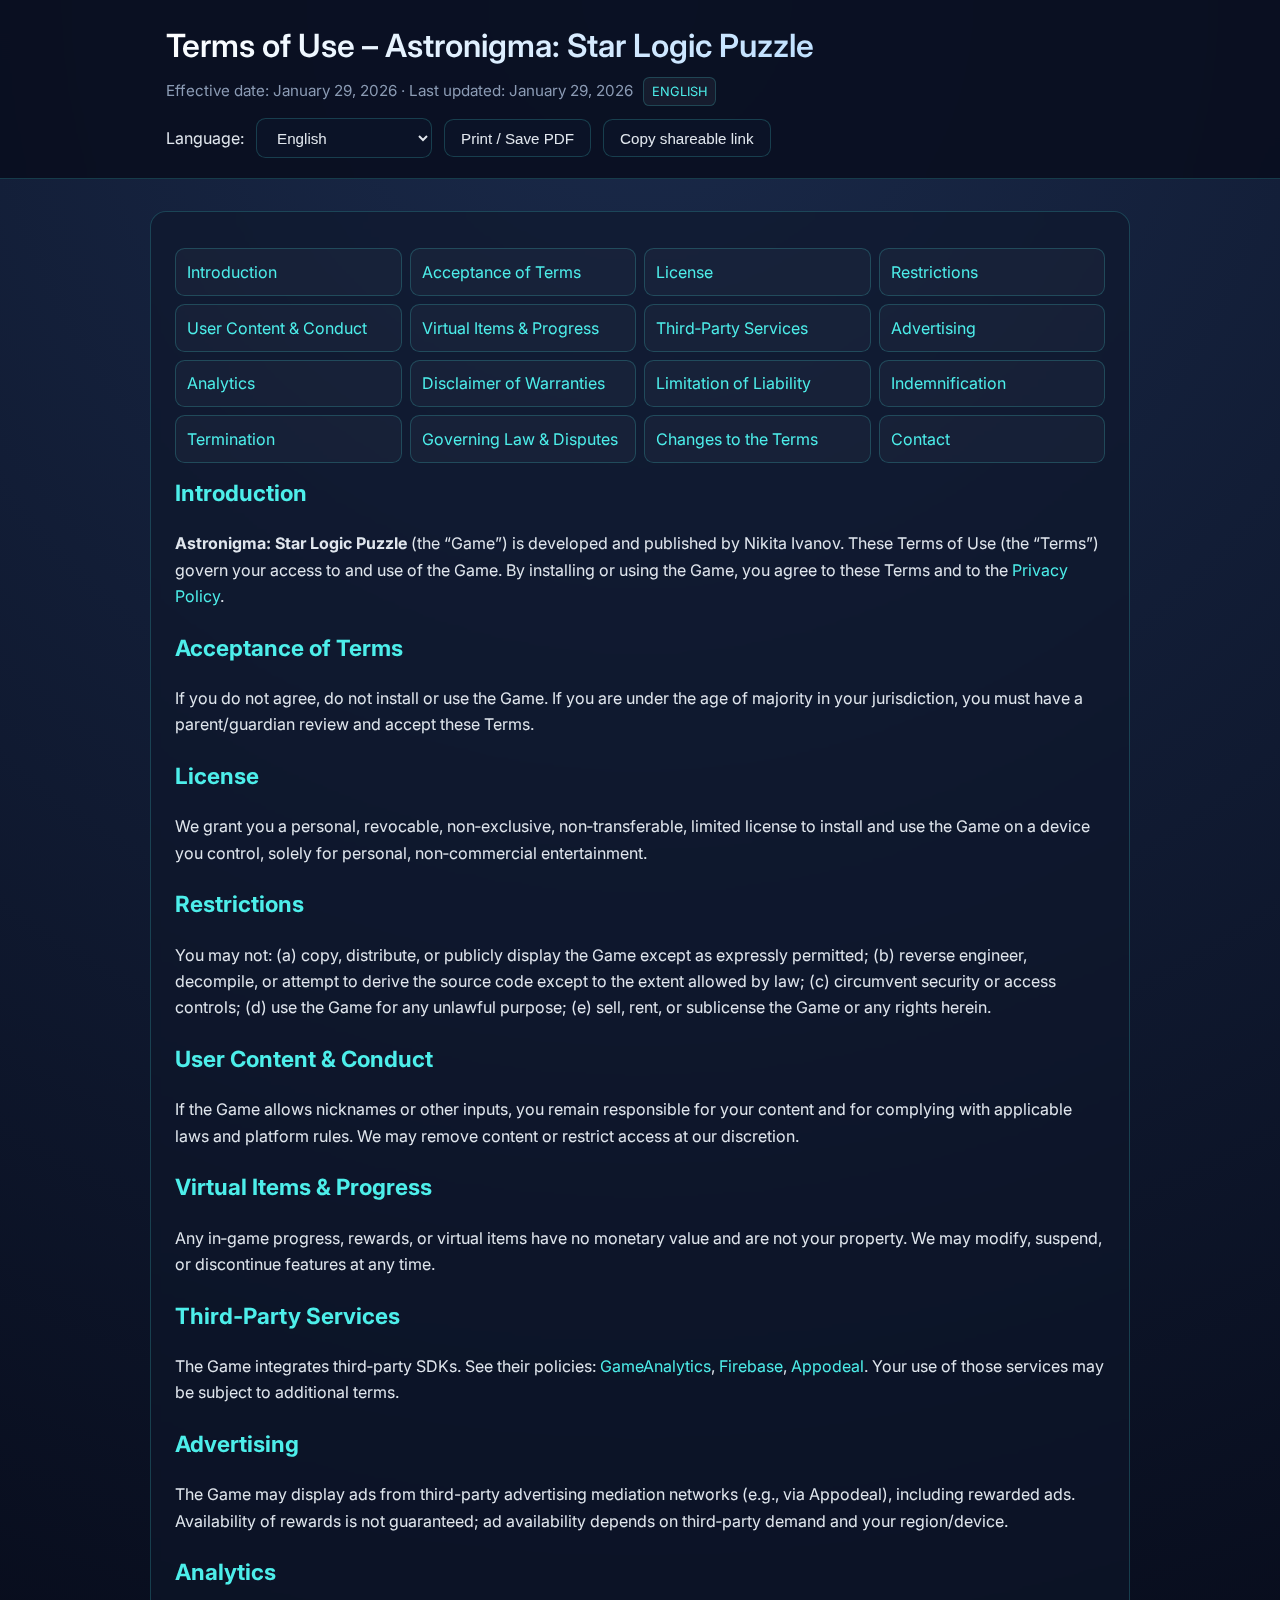
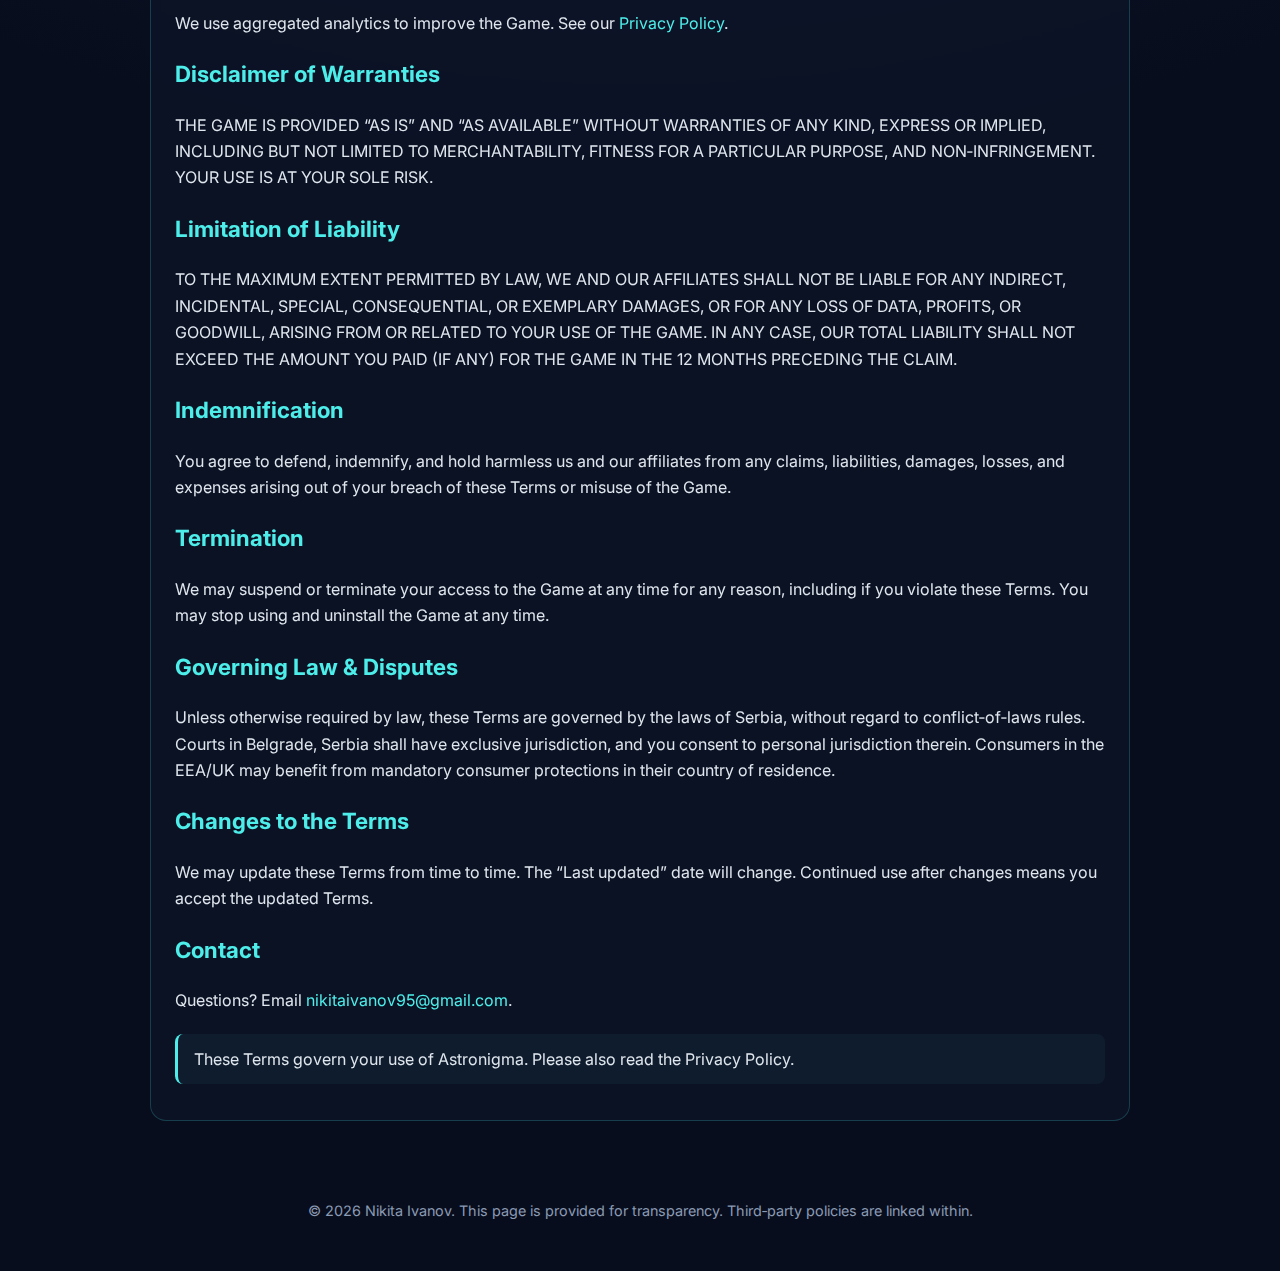
<file: terms.html>
<!DOCTYPE html>
<html lang="en">

<head>
  <meta charset="UTF-8" />
  <meta name="viewport" content="width=device-width,initial-scale=1" />
  <title>Terms of Use – Astronigma: Star Logic Puzzle</title>
  <link rel="preconnect" href="https://fonts.googleapis.com">
  <link rel="preconnect" href="https://fonts.gstatic.com" crossorigin>
  <link href="https://fonts.googleapis.com/css2?family=Inter:wght@300;400;600&display=swap" rel="stylesheet">
  <meta name="description"
    content="Terms of Use for Astronigma: Star Logic Puzzle. Multilingual, with language switcher. Covers license, restrictions, ads, analytics, disclaimers, liability, governing law, and contact." />
  <style>
    :root {
      --bg: #080d1d;
      --panel: rgba(13, 22, 42, 0.6);
      --text: #e0e6ed;
      --muted: #8b9bb4;
      --accent: #4deeea;
      --border: rgba(77, 238, 234, 0.2);
    }

    * {
      box-sizing: border-box
    }

    body {
      margin: 0;
      font-family: 'Inter', sans-serif;
      background: radial-gradient(circle at 50% 0%, #1a2a4a 0%, #080d1d 60%);
      color: var(--text);
      line-height: 1.65;
      min-height: 100vh
    }

    header {
      position: sticky;
      top: 0;
      background: rgba(8, 13, 29, 0.85);
      backdrop-filter: blur(12px);
      border-bottom: 1px solid var(--border);
      z-index: 5
    }

    .wrap {
      max-width: 980px;
      margin: 0 auto;
      padding: 1.25rem 1rem
    }

    h1 {
      margin: 0 0 .25rem;
      font-size: 2rem;
      font-weight: 600;
      background: linear-gradient(135deg, #fff 0%, #a2d2ff 100%);
      background-clip: text;
      -webkit-background-clip: text;
      -webkit-text-fill-color: transparent;
    }

    .sub {
      color: var(--muted);
      font-size: .95rem
    }

    .toolbar {
      display: flex;
      gap: .75rem;
      align-items: center;
      flex-wrap: wrap;
      margin-top: .75rem
    }

    select,
    button {
      background: var(--panel);
      color: var(--text);
      border: 1px solid var(--border);
      padding: .6rem 1rem;
      border-radius: .6rem;
      font-size: .95rem;
      cursor: pointer;
      transition: all 0.2s
    }

    select:hover,
    button:hover {
      border-color: var(--accent);
      background: rgba(77, 238, 234, 0.1)
    }

    main {
      padding: 1rem
    }

    section {
      max-width: 980px;
      margin: 1rem auto 3rem;
      background: var(--panel);
      border: 1px solid var(--border);
      border-radius: 1rem;
      padding: 1.5rem;
      backdrop-filter: blur(5px)
    }

    h2 {
      font-size: 1.4rem;
      margin-top: 0;
      color: var(--accent)
    }

    h3 {
      font-size: 1.1rem;
      margin-bottom: .25rem;
      color: #fff
    }

    a {
      color: var(--accent);
      text-decoration: none
    }

    a:hover {
      text-decoration: underline;
      text-shadow: 0 0 8px rgba(77, 238, 234, 0.4)
    }

    ul {
      margin: .4rem 0 .9rem 1.2rem
    }

    .meta {
      display: flex;
      gap: 1rem;
      flex-wrap: wrap;
      color: var(--muted);
      font-size: .9rem;
      margin: .35rem 0 .75rem
    }

    footer {
      max-width: 980px;
      margin: 0 auto 3rem;
      color: var(--muted);
      padding: 0 1rem;
      text-align: center;
      font-size: 0.9rem
    }

    .notice {
      background: rgba(77, 238, 234, 0.05);
      border-left: 3px solid var(--accent);
      padding: .75rem 1rem;
      border-radius: .5rem;
      margin: .75rem 0
    }

    .lang-badge {
      display: inline-block;
      padding: .2rem .45rem;
      border: 1px solid var(--border);
      border-radius: .4rem;
      background: rgba(255, 255, 255, 0.05);
      color: var(--accent);
      font-size: .8rem;
      margin-left: .4rem
    }

    code,
    kbd {
      font-family: monospace;
    }

    .toc {
      display: grid;
      grid-template-columns: repeat(auto-fit, minmax(220px, 1fr));
      gap: .5rem;
      margin: .75rem 0
    }

    .toc a {
      display: block;
      background: rgba(255, 255, 255, 0.03);
      border: 1px solid var(--border);
      padding: .6rem .7rem;
      border-radius: .6rem;
      transition: background 0.2s
    }

    .toc a:hover {
      background: rgba(77, 238, 234, 0.1);
      text-decoration: none
    }

    @media print {

      header,
      .toolbar,
      .toc {
        display: none
      }

      body {
        background: #fff;
        color: #000
      }

      section {
        border: 0;
        background: #fff
      }

      a {
        color: #06c
      }
    }
  </style>
</head>

<body>
  <header>
    <div class="wrap">
      <h1 id="title">Terms of Use – Astronigma: Star Logic Puzzle</h1>
      <div class="sub" id="subtitle">Effective date: <span id="effective"></span> · Last updated: <span
          id="updated"></span> <span class="lang-badge" id="langBadge">EN</span></div>
      <div class="toolbar">
        <label for="langSel" id="langLabel">Language:</label>
        <select id="langSel" aria-label="Language selector">
          <option value="en">English</option>
          <option value="es">Español</option>
          <option value="pt">Português (Brasil)</option>
          <option value="de">Deutsch</option>
          <option value="fr">Français</option>
          <option value="ja">日本語</option>
          <option value="ko">한국어</option>
          <option value="tr">Türkçe</option>
          <option value="th">ไทย</option>
          <option value="id">Bahasa Indonesia</option>
          <option value="zh">简体中文</option>
          <option value="ru">Русский</option>
          <option value="sr">Srpski (latinica)</option>
        </select>
        <button id="printBtn" type="button">Print / Save PDF</button>
        <button id="copyLink" type="button">Copy shareable link</button>
      </div>
    </div>
  </header>

  <main>
    <section>
      <div class="toc" id="toc"></div>
      <div id="content"></div>
      <div class="notice" id="note"></div>
    </section>
  </main>

  <footer>
    <p id="footNote">© <span id="year"></span> Nikita Ivanov. This page is provided for transparency. Third‑party
      policies are linked within.</p>
  </footer>

  <script>
    const EFFECTIVE = 'January 29, 2026';
    const UPDATED = 'January 29, 2026';
    const CONTACT = 'nikitaivanov95@gmail.com';
    const LEGAL_NAME = 'Nikita Ivanov';
    const LINKS = {
      privacy: './index.html',
      gameanalytics: 'https://gameanalytics.com/privacy',
      firebase: 'https://firebase.google.com/support/privacy',
      appodeal: 'https://www.appodeal.com/privacy-policy/',
    };

    const ORDER = ['intro', 'accept', 'license', 'restr', 'ugc', 'virtual', 'third', 'ads', 'analytics', 'warrant', 'liability', 'indemn', 'termination', 'law', 'changes', 'contact'];

    const T = {
      en: {
        _name: 'English', title: 'Terms of Use – Astronigma: Star Logic Puzzle', note: 'These Terms govern your use of Astronigma. Please also read the Privacy Policy.', toc: 'On this page', sections: {
          intro: { h: 'Introduction', p: [`<strong>Astronigma: Star Logic Puzzle</strong> (the “Game”) is developed and published by ${LEGAL_NAME}. These Terms of Use (the “Terms”) govern your access to and use of the Game. By installing or using the Game, you agree to these Terms and to the <a href="${LINKS.privacy}">Privacy Policy</a>.`] },
          accept: { h: 'Acceptance of Terms', p: ['If you do not agree, do not install or use the Game. If you are under the age of majority in your jurisdiction, you must have a parent/guardian review and accept these Terms.'] },
          license: { h: 'License', p: ['We grant you a personal, revocable, non‑exclusive, non‑transferable, limited license to install and use the Game on a device you control, solely for personal, non‑commercial entertainment.'] },
          restr: { h: 'Restrictions', p: ['You may not: (a) copy, distribute, or publicly display the Game except as expressly permitted; (b) reverse engineer, decompile, or attempt to derive the source code except to the extent allowed by law; (c) circumvent security or access controls; (d) use the Game for any unlawful purpose; (e) sell, rent, or sublicense the Game or any rights herein.'] },
          ugc: { h: 'User Content & Conduct', p: ['If the Game allows nicknames or other inputs, you remain responsible for your content and for complying with applicable laws and platform rules. We may remove content or restrict access at our discretion.'] },
          virtual: { h: 'Virtual Items & Progress', p: ['Any in‑game progress, rewards, or virtual items have no monetary value and are not your property. We may modify, suspend, or discontinue features at any time.'] },
          third: { h: 'Third‑Party Services', p: [`The Game integrates third‑party SDKs. See their policies: <a href="${LINKS.gameanalytics}">GameAnalytics</a>, <a href="${LINKS.firebase}">Firebase</a>, <a href="${LINKS.appodeal}">Appodeal</a>. Your use of those services may be subject to additional terms.`] },
          ads: { h: 'Advertising', p: ['The Game may display ads from third-party advertising mediation networks (e.g., via Appodeal), including rewarded ads. Availability of rewards is not guaranteed; ad availability depends on third‑party demand and your region/device.'] },
          analytics: { h: 'Analytics', p: ['We use aggregated analytics to improve the Game. See our <a href="${LINKS.privacy}">Privacy Policy</a>.'] },
          warrant: { h: 'Disclaimer of Warranties', p: ['THE GAME IS PROVIDED “AS IS” AND “AS AVAILABLE” WITHOUT WARRANTIES OF ANY KIND, EXPRESS OR IMPLIED, INCLUDING BUT NOT LIMITED TO MERCHANTABILITY, FITNESS FOR A PARTICULAR PURPOSE, AND NON‑INFRINGEMENT. YOUR USE IS AT YOUR SOLE RISK.'] },
          liability: { h: 'Limitation of Liability', p: ['TO THE MAXIMUM EXTENT PERMITTED BY LAW, WE AND OUR AFFILIATES SHALL NOT BE LIABLE FOR ANY INDIRECT, INCIDENTAL, SPECIAL, CONSEQUENTIAL, OR EXEMPLARY DAMAGES, OR FOR ANY LOSS OF DATA, PROFITS, OR GOODWILL, ARISING FROM OR RELATED TO YOUR USE OF THE GAME. IN ANY CASE, OUR TOTAL LIABILITY SHALL NOT EXCEED THE AMOUNT YOU PAID (IF ANY) FOR THE GAME IN THE 12 MONTHS PRECEDING THE CLAIM.'] },
          indemn: { h: 'Indemnification', p: ['You agree to defend, indemnify, and hold harmless us and our affiliates from any claims, liabilities, damages, losses, and expenses arising out of your breach of these Terms or misuse of the Game.'] },
          termination: { h: 'Termination', p: ['We may suspend or terminate your access to the Game at any time for any reason, including if you violate these Terms. You may stop using and uninstall the Game at any time.'] },
          law: { h: 'Governing Law & Disputes', p: ['Unless otherwise required by law, these Terms are governed by the laws of Serbia, without regard to conflict‑of‑laws rules. Courts in Belgrade, Serbia shall have exclusive jurisdiction, and you consent to personal jurisdiction therein. Consumers in the EEA/UK may benefit from mandatory consumer protections in their country of residence.'] },
          changes: { h: 'Changes to the Terms', p: ['We may update these Terms from time to time. The “Last updated” date will change. Continued use after changes means you accept the updated Terms.'] },
          contact: { h: 'Contact', p: [`Questions? Email <a href="mailto:${CONTACT}">${CONTACT}</a>.`] }
        }
      },

      es: {
        _name: 'Español', title: 'Términos de Uso – Astronigma: Star Logic Puzzle', note: 'Estos Términos regulan tu uso de Astronigma. Lee también la Política de Privacidad.', toc: 'Contenido', sections: {
          intro: { h: 'Introducción', p: [`<strong>Astronigma: Star Logic Puzzle</strong> es desarrollado y publicado por ${LEGAL_NAME}. Al instalar o usar el juego aceptas estos Términos y la <a href="${LINKS.privacy}">Política de Privacidad</a>.`] },
          accept: { h: 'Aceptación', p: ['Si no estás de acuerdo, no instales ni uses el juego. Los menores deben contar con la revisión/aceptación de un tutor.'] },
          license: { h: 'Licencia', p: ['Licencia personal, revocable, no exclusiva e intransferible para uso no comercial.'] },
          restr: { h: 'Restricciones', p: ['Prohibido copiar/distribuir públicamente, descompilar, eludir seguridad, usar con fines ilícitos o sublicenciar.'] },
          ugc: { h: 'Contenido del usuario', p: ['Eres responsable de cualquier entrada y de cumplir las leyes y normas de la plataforma.'] },
          virtual: { h: 'Objetos virtuales y progreso', p: ['No tienen valor monetario y pueden cambiarse o retirarse.'] },
          third: { h: 'Servicios de terceros', p: [`Políticas: <a href="${LINKS.gameanalytics}">GameAnalytics</a>, <a href="${LINKS.firebase}">Firebase</a>, <a href="${LINKS.appodeal}">Appodeal</a>.`] },
          ads: { h: 'Publicidad', p: ['El juego puede mostrar anuncios de redes de mediación de terceros (p. ej., Appodeal), incluidos anuncios con recompensa.'] },
          analytics: { h: 'Analíticas', p: ['Usamos datos agregados; consulta la <a href="${LINKS.privacy}">Política de Privacidad</a>.'] },
          warrant: { h: 'Exención de garantías', p: ['El juego se ofrece “tal cual” y “según disponibilidad”.'] },
          liability: { h: 'Limitación de responsabilidad', p: ['No seremos responsables por daños indirectos o pérdida de datos/beneficios.'] },
          indemn: { h: 'Indemnización', p: ['Te comprometes a mantenernos indemnes por incumplimientos o usos indebidos.'] },
          termination: { h: 'Terminación', p: ['Podemos suspender o terminar el acceso; puedes desinstalar en cualquier momento.'] },
          law: { h: 'Ley aplicable', p: ['Derecho de Serbia; tribunales de Belgrado (con protecciones obligatorias del consumidor donde apliquen).'] },
          changes: { h: 'Cambios', p: ['Podemos actualizar estos Términos; el uso continuado implica aceptación.'] },
          contact: { h: 'Contacto', p: [`Email: <a href="mailto:${CONTACT}">${CONTACT}</a>`] }
        }
      },

      pt: {
        _name: 'Português (Brasil)', title: 'Termos de Uso – Astronigma: Star Logic Puzzle', note: 'Estes Termos regem seu uso. Veja também a Política de Privacidade.', toc: 'Nesta página', sections: {
          intro: { h: 'Introdução', p: [`<strong>Astronigma</strong> é desenvolvido e publicado por ${LEGAL_NAME}. Ao instalar/usar, você concorda com estes Termos e com a <a href="${LINKS.privacy}">Política de Privacidade</a>.`] },
          accept: { h: 'Aceitação', p: ['Se não concorda, não instale nem use o jogo. Menores precisam de responsável.'] },
          license: { h: 'Licença', p: ['Licença pessoal, revogável, não exclusiva e intransferível para uso não comercial.'] },
          restr: { h: 'Restrições', p: ['Proibido copiar/distribuir, engenharia reversa, burlar segurança, uso ilegal, vender/sublicenciar.'] },
          ugc: { h: 'Conteúdo do usuário', p: ['Você é responsável por suas entradas e conduta.'] },
          virtual: { h: 'Itens virtuais', p: ['Não possuem valor monetário; recursos podem mudar.'] },
          third: { h: 'Serviços de terceiros', p: [`Políticas: <a href="${LINKS.gameanalytics}">GameAnalytics</a>, <a href="${LINKS.firebase}">Firebase</a>, <a href="${LINKS.appodeal}">Appodeal</a>.`] },
          ads: { h: 'Publicidade', p: ['O Jogo pode exibir anúncios de redes de mediação de terceiros (ex: Appodeal), incluindo anúncios recompensados.'] },
          analytics: { h: 'Métricas', p: ['Dados agregados; veja a <a href="${LINKS.privacy}">Política de Privacidade</a>.'] },
          warrant: { h: 'Isenção de garantias', p: ['Fornecido “no estado em que se encontra”.'] },
          liability: { h: 'Limitação de responsabilidade', p: ['Sem responsabilidade por danos indiretos/perda de dados.'] },
          indemn: { h: 'Indenização', p: ['Você indeniza por violações.'] },
          termination: { h: 'Rescisão', p: ['Podemos encerrar acesso; você pode desinstalar.'] },
          law: { h: 'Lei aplicável', p: ['Leis da Sérvia; tribunais de Belgrado.'] },
          changes: { h: 'Alterações', p: ['Podemos atualizar estes Termos.'] },
          contact: { h: 'Contato', p: [`E-mail: <a href="mailto:${CONTACT}">${CONTACT}</a>`] }
        }
      },

      de: {
        _name: 'Deutsch', title: 'Nutzungsbedingungen – Astronigma: Star Logic Puzzle', note: 'Bitte auch die Datenschutzerklärung lesen.', toc: 'Inhalt', sections: {
          intro: { h: 'Einleitung', p: [`<strong>Astronigma</strong> wird von ${LEGAL_NAME} entwickelt und veröffentlicht. Durch Installation/Nutzung stimmst du diesen Bedingungen und der <a href="${LINKS.privacy}">Datenschutzerklärung</a> zu.`] },
          accept: { h: 'Zustimmung', p: ['Bei Nichtzustimmung: nicht installieren/nutzen. Minderjährige benötigen Zustimmung eines Erziehungsberechtigten.'] },
          license: { h: 'Lizenz', p: ['Persönliche, widerrufliche, nicht exklusive, nicht übertragbare Lizenz.'] },
          restr: { h: 'Beschränkungen', p: ['Kein öffentliches Verbreiten, keine Reverse‑Engineering, keine Umgehung von Schutzmaßnahmen, keine rechtswidrige Nutzung.'] },
          ugc: { h: 'Nutzerinhalte', p: ['Du bist für eigene Eingaben verantwortlich.'] },
          virtual: { h: 'Virtuelle Gegenstände', p: ['Kein Geldwert; Funktionen können geändert werden.'] },
          third: { h: 'Drittanbieter', p: [`Richtlinien: <a href="${LINKS.gameanalytics}">GameAnalytics</a>, <a href="${LINKS.firebase}">Firebase</a>, <a href="${LINKS.appodeal}">Appodeal</a>.`] },
          ads: { h: 'Werbung', p: ['Das Spiel kann Werbung von Drittanbieter-Vermittlungsnetzwerken (z. B. über Appodeal) anzeigen, einschließlich belohnter Anzeigen.'] },
          analytics: { h: 'Analyse', p: ['Aggregierte Daten; siehe <a href="${LINKS.privacy}">Datenschutzerklärung</a>.'] },
          warrant: { h: 'Gewährleistungsausschluss', p: ['Bereitstellung „wie besehen“.'] },
          liability: { h: 'Haftungsbeschränkung', p: ['Keine Haftung für indirekte Schäden/Datenverlust.'] },
          indemn: { h: 'Freistellung', p: ['Du stellst uns bei Verstößen frei.'] },
          termination: { h: 'Beendigung', p: ['Zugang kann beendet werden; Deinstallation jederzeit möglich.'] },
          law: { h: 'Anwendbares Recht', p: ['Serbisches Recht; Gerichte in Belgrad.'] },
          changes: { h: 'Änderungen', p: ['Bedingungen können aktualisiert werden.'] },
          contact: { h: 'Kontakt', p: [`E‑Mail: <a href="mailto:${CONTACT}">${CONTACT}</a>`] }
        }
      },

      fr: {
        _name: 'Français', title: "Conditions d’Utilisation – Astronigma: Star Logic Puzzle", note: 'Voir aussi la Politique de Confidentialité.', toc: 'Sommaire', sections: {
          intro: { h: 'Introduction', p: [`<strong>Astronigma</strong> est développé et publié par ${LEGAL_NAME}. En installant/utilisant, vous acceptez ces Conditions et la <a href="${LINKS.privacy}">Politique de Confidentialité</a>.`] },
          accept: { h: 'Acceptation', p: ['Si vous n’êtes pas d’accord, n’installez pas et n’utilisez pas le jeu.'] },
          license: { h: 'Licence', p: ['Licence personnelle, révocable, non exclusive et non transférable.'] },
          restr: { h: 'Restrictions', p: ['Interdiction de diffusion publique, rétro‑ingénierie, contournement des protections, usage illégal.'] },
          ugc: { h: 'Contenu utilisateur', p: ['Vous êtes responsable de vos saisies.'] },
          virtual: { h: 'Objets virtuels', p: ['Sans valeur monétaire; fonctionnalités susceptibles d’être modifiées.'] },
          third: { h: 'Services tiers', p: [`Politiques : <a href="${LINKS.gameanalytics}">GameAnalytics</a>, <a href="${LINKS.firebase}">Firebase</a>, <a href="${LINKS.appodeal}">Appodeal</a>.`] },
          ads: { h: 'Publicité', p: ['Le Jeu peut afficher des publicités de réseaux de médiation tiers (par ex. via Appodeal), y compris des publicités récompensées.'] },
          analytics: { h: 'Analytique', p: ['Données agrégées; voir <a href="${LINKS.privacy}">Politique de Confidentialité</a>.'] },
          warrant: { h: 'Exclusion de garanties', p: ['Fourni « tel quel ».'] },
          liability: { h: 'Limitation de responsabilité', p: ['Aucune responsabilité pour dommages indirects/perte de données.'] },
          indemn: { h: 'Indemnisation', p: ['Vous nous garantissez contre les réclamations liées à une violation.'] },
          termination: { h: 'Résiliation', p: ['Accès pouvant être suspendu/arrêté; vous pouvez désinstaller.'] },
          law: { h: 'Droit applicable', p: ['Droit serbe; tribunaux de Belgrade (avec protections consommateurs obligatoires, le cas échéant).'] },
          changes: { h: 'Modifications', p: ['Ces Conditions peuvent être mises à jour.'] },
          contact: { h: 'Contact', p: [`E‑mail : <a href="mailto:${CONTACT}">${CONTACT}</a>`] }
        }
      },

      ja: {
        _name: '日本語', title: '利用規約 – Astronigma: Star Logic Puzzle', note: 'プライバシーポリシーもご確認ください。', toc: '目次', sections: {
          intro: { h: 'はじめに', p: [`<strong>Astronigma</strong> は ${LEGAL_NAME} が開発・配信します。本規約はゲームの利用条件を定めます。インストール/利用により本規約および <a href="${LINKS.privacy}">プライバシーポリシー</a> に同意したものとみなされます。`] },
          accept: { h: '同意', p: ['不同意の場合はインストール/利用しないでください。未成年は保護者の同意が必要です。'] },
          license: { h: 'ライセンス', p: ['個人的・非商用目的に限り、取消可能かつ非独占・譲渡不可のライセンスを付与します。'] },
          restr: { h: '禁止事項', p: ['無断複製/公開、リバースエンジニアリング、セキュリティ回避、違法目的での利用、再販売/サブライセンス等。'] },
          ugc: { h: 'ユーザーコンテンツ', p: ['入力内容には自身で責任を負います。'] },
          virtual: { h: '仮想アイテム等', p: ['金銭的価値はありません。機能は変更される場合があります。'] },
          third: { h: '第三者サービス', p: [`ポリシー: <a href="${LINKS.gameanalytics}">GameAnalytics</a>, <a href="${LINKS.firebase}">Firebase</a>, <a href="${LINKS.appodeal}">Appodeal</a>`] },
          ads: { h: '広告', p: ['本ゲームは、第三者の広告メディエーションネットワーク（Appodeal経由など）からの広告（リワード広告を含む）を表示する場合があります。'] },
          analytics: { h: '分析', p: ['改善のため集計データを利用します。<a href="${LINKS.privacy}">プライバシーポリシー</a>参照。'] },
          warrant: { h: '保証の否認', p: ['本ゲームは現状有姿で提供されます。'] },
          liability: { h: '責任制限', p: ['間接損害/データ損失等について一切の責任を負いません。'] },
          indemn: { h: '補償', p: ['規約違反等に起因する請求から当方を免責するものとします。'] },
          termination: { h: '利用停止', p: ['違反等があればアクセスを停止/終了することがあります。'] },
          law: { h: '準拠法', p: ['セルビア法、ベオグラード裁判所の専属管轄。'] },
          changes: { h: '変更', p: ['本規約は更新されることがあります。'] },
          contact: { h: '連絡先', p: [`メール：<a href="mailto:${CONTACT}">${CONTACT}</a>`] }
        }
      },

      ko: {
        _name: '한국어', title: '이용 약관 – Astronigma: Star Logic Puzzle', note: '개인정보처리방침도 확인해 주세요.', toc: '목차', sections: {
          intro: { h: '소개', p: [`<strong>Astronigma</strong>는 ${LEGAL_NAME}가 개발/배포합니다. 본 약관은 게임 이용에 적용되며, 설치/이용 시 본 약관과 <a href="${LINKS.privacy}">개인정보처리방침</a>에 동의한 것으로 간주됩니다.`] },
          accept: { h: '약관 동의', p: ['동의하지 않으면 설치/이용하지 마세요. 미성년자는 보호자 동의 필요.'] },
          license: { h: '라이선스', p: ['개인적/비상업적 용도에 한한 취소 가능, 비독점, 양도 불가 라이선스.'] },
          restr: { h: '제한 사항', p: ['무단 복제/배포, 리버스 엔지니어링, 보안 우회, 불법 용도 금지.'] },
          ugc: { h: '사용자 콘텐츠', p: ['입력 내용에 대한 책임은 사용자에게 있습니다.'] },
          virtual: { h: '가상 아이템', p: ['금전적 가치 없음; 기능은 변경될 수 있음.'] },
          third: { h: '제3자 서비스', p: [`정책: <a href="${LINKS.gameanalytics}">GameAnalytics</a>, <a href="${LINKS.firebase}">Firebase</a>, <a href="${LINKS.appodeal}">Appodeal</a>`] },
          ads: { h: '광고', p: ['본 게임은 제3자 광고 중개 네트워크(예: Appodeal을 통해)의 광고(보상형 광고 포함)를 표시할 수 있습니다.'] },
          analytics: { h: '분석', p: ['개선 목적의 집계 데이터 사용 (<a href="${LINKS.privacy}">정책</a> 참조).'] },
          warrant: { h: '보증의 부인', p: ['현 상태 그대로 제공됩니다.'] },
          liability: { h: '책임 제한', p: ['간접 손해/데이터 손실 등에 대한 책임 없음.'] },
          indemn: { h: '면책', p: ['위반으로 인한 청구로부터 당사를 면책.'] },
          termination: { h: '종료', p: ['접근을 중단/종료할 수 있음.'] },
          law: { h: '준거법', p: ['세르비아 법, 베오그라드 법원.'] },
          changes: { h: '변경', p: ['약관은 변경될 수 있음.'] },
          contact: { h: '문의', p: [`이메일: <a href="mailto:${CONTACT}">${CONTACT}</a>`] }
        }
      },

      tr: {
        _name: 'Türkçe', title: 'Kullanım Şartları – Astronigma: Star Logic Puzzle', note: 'Lütfen Gizlilik Politikasını da okuyun.', toc: 'İçindekiler', sections: {
          intro: { h: 'Giriş', p: [`<strong>Astronigma</strong>, ${LEGAL_NAME} tarafından geliştirilip yayımlanır. Kurulum/kullanım ile bu Şartları ve <a href="${LINKS.privacy}">Gizlilik Politikasını</a> kabul etmiş olursunuz.`] },
          accept: { h: 'Kabul', p: ['Kabul etmiyorsanız kurmayın/kullanmayın. Reşit olmayanlar için veli onayı gerekir.'] },
          license: { h: 'Lisans', p: ['Kişisel, iptal edilebilir, münhasır olmayan, devredilemez lisans.'] },
          restr: { h: 'Kısıtlamalar', p: ['İzinsiz kopyalama/dağıtım, tersine mühendislik, güvenlik aşımı, yasa dışı kullanım yasaktır.'] },
          ugc: { h: 'Kullanıcı içeriği', p: ['Girdiğiniz içerikten siz sorumlusunuz.'] },
          virtual: { h: 'Sanal öğeler', p: ['Parasal değeri yoktur; özellikler değiştirilebilir.'] },
          third: { h: 'Üçüncü taraflar', p: [`Politikalar: <a href="${LINKS.gameanalytics}">GameAnalytics</a>, <a href="${LINKS.firebase}">Firebase</a>, <a href="${LINKS.appodeal}">Appodeal</a>.`] },
          ads: { h: 'Reklamlar', p: ['Oyun, üçüncü taraf reklam arabuluculuk ağlarından (örneğin Appodeal aracılığıyla) reklamlar (ödüllü reklamlar dahil) gösterebilir.'] },
          analytics: { h: 'Analitik', p: ['İyileştirme için toplu veriler kullanılır (bkz. <a href="${LINKS.privacy}">Gizlilik</a>).'] },
          warrant: { h: 'Garantilerden feragat', p: ['Olduğu gibi sunulur.'] },
          liability: { h: 'Sorumluluk sınırı', p: ['Dolaylı zararlar/veri kaybından sorumlu değiliz.'] },
          indemn: { h: 'Tazmin', p: ['İhlallerinizden doğan taleplere karşı bizi tazmin etmeyi kabul edersiniz.'] },
          termination: { h: 'Fesih', p: ['Erişim askıya alınabilir/sonlandırılabilir.'] },
          law: { h: 'Geçerli hukuk', p: ['Sırbistan hukuku; Belgrad mahkemeleri.'] },
          changes: { h: 'Değişiklikler', p: ['Şartlar güncellenebilir.'] },
          contact: { h: 'İletişim', p: [`E‑posta: <a href="mailto:${CONTACT}">${CONTACT}</a>`] }
        }
      },

      th: {
        _name: 'ไทย', title: 'ข้อกำหนดการใช้งาน – Astronigma: Star Logic Puzzle', note: 'โปรดอ่านนโยบายความเป็นส่วนตัวด้วย', toc: 'สารบัญ', sections: {
          intro: { h: 'บทนำ', p: [`<strong>Astronigma</strong> พัฒนาและเผยแพร่โดย ${LEGAL_NAME} การติดตั้ง/ใช้งานถือว่ายอมรับข้อกำหนดนี้และ <a href="${LINKS.privacy}">นโยบายความเป็นส่วนตัว</a>.`] },
          accept: { h: 'การยอมรับ', p: ['หากไม่ยอมรับ โปรดอย่าติดตั้งหรือใช้งาน'] },
          license: { h: 'สัญญาอนุญาต', p: ['ให้สิทธิ์แบบส่วนตัว เพิกถอนได้ ไม่ผูกขาด และโอนสิทธิ์ไม่ได้ เพื่อความบันเทิงส่วนตัวเท่านั้น'] },
          restr: { h: 'ข้อห้าม', p: ['ห้ามคัดลอก/เผยแพร่ วิศวกรรมย้อนกลับ เลี่ยงระบบความปลอดภัย ใช้ผิดกฎหมาย'] },
          ugc: { h: 'เนื้อหาผู้ใช้', p: ['คุณรับผิดชอบต่อเนื้อหาที่ส่งเข้าเกม'] },
          virtual: { h: 'ไอเท็มเสมือน/ความคืบหน้า', p: ['ไม่มีมูลค่าเป็นเงินและอาจถูกเปลี่ยนแปลงได้'] },
          third: { h: 'บริการภายนอก', p: [`ดูนโยบาย: <a href="${LINKS.gameanalytics}">GameAnalytics</a>, <a href="${LINKS.firebase}">Firebase</a>, <a href="${LINKS.appodeal}">Appodeal</a>`] },
          ads: { h: 'โฆษณา', p: ['เกมอาจแสดงโฆษณาจากเครือข่ายการไกล่เกลี่ยโฆษณาของบุคคลที่สาม (เช่น ผ่าน Appodeal) รวมถึงโฆษณาแบบรับรางวัล'] },
          analytics: { h: 'การวิเคราะห์', p: ['ใช้ข้อมูลรวมเพื่อพัฒนาเกม (ดู <a href="${LINKS.privacy}">นโยบายความเป็นส่วนตัว</a>)'] },
          warrant: { h: 'ข้อจำกัดความรับผิดชอบ', p: ['ให้บริการตามสภาพ'] },
          liability: { h: 'การจำกัดความรับผิด', p: ['ไม่รับผิดชอบต่อความเสียหายทางอ้อม/การสูญหายของข้อมูล'] },
          indemn: { h: 'การชดใช้ค่าเสียหาย', p: ['คุณตกลงชดใช้ค่าเสียหายหากฝ่าฝืนข้อกำหนด'] },
          termination: { h: 'การยุติ', p: ['เราอาจระงับ/ยุติการเข้าถึงได้ทุกเมื่อ'] },
          law: { h: 'กฎหมายที่ใช้บังคับ', p: ['กฎหมายเซอร์เบีย ศาลกรุงเบลเกรด'] },
          changes: { h: 'การเปลี่ยนแปลง', p: ['ข้อกำหนดอาจได้รับการอัปเดต'] },
          contact: { h: 'ติดต่อ', p: [`อีเมล: <a href="mailto:${CONTACT}">${CONTACT}</a>`] }
        }
      },

      id: {
        _name: 'Bahasa Indonesia', title: 'Ketentuan Penggunaan – Astronigma: Star Logic Puzzle', note: 'Silakan lihat juga Kebijakan Privasi.', toc: 'Daftar isi', sections: {
          intro: { h: 'Pendahuluan', p: [`<strong>Astronigma</strong> dikembangkan & diterbitkan oleh ${LEGAL_NAME}. Dengan memasang/menggunakan, Anda menyetujui Ketentuan ini dan <a href="${LINKS.privacy}">Kebijakan Privasi</a>.`] },
          accept: { h: 'Penerimaan', p: ['Jika tidak setuju, jangan pasang atau gunakan permainan.'] },
          license: { h: 'Lisensi', p: ['Lisensi pribadi, dapat dicabut, non‑eksklusif, tidak dapat dipindahtangankan untuk penggunaan non‑komersial.'] },
          restr: { h: 'Pembatasan', p: ['Dilarang menyalin/menyebarkan, rekayasa balik, melewati keamanan, penggunaan ilegal.'] },
          ugc: { h: 'Konten Pengguna', p: ['Anda bertanggung jawab atas input Anda.'] },
          virtual: { h: 'Item Virtual & Progres', p: ['Tidak bernilai uang; fitur dapat berubah.'] },
          third: { h: 'Layanan Pihak Ketiga', p: [`Kebijakan: <a href="${LINKS.gameanalytics}">GameAnalytics</a>, <a href="${LINKS.firebase}">Firebase</a>, <a href="${LINKS.appodeal}">Appodeal</a>.`] },
          ads: { h: 'Iklan', p: ['Game dapat menampilkan iklan dari jaringan mediasi iklan pihak ketiga (misalnya, melalui Appodeal), termasuk iklan berhadiah.'] },
          analytics: { h: 'Analitik', p: ['Data agregat untuk peningkatan (lihat <a href="${LINKS.privacy}">Privasi</a>).'] },
          warrant: { h: 'Penafian Jaminan', p: ['Disediakan apa adanya.'] },
          liability: { h: 'Batasan Tanggung Jawab', p: ['Tidak bertanggung jawab atas kerugian tidak langsung/kehilangan data.'] },
          indemn: { h: 'Ganti Rugi', p: ['Anda setuju mengganti rugi atas pelanggaran.'] },
          termination: { h: 'Pengakhiran', p: ['Kami dapat menangguhkan/mengakhiri akses; Anda dapat mencopot kapan pun.'] },
          law: { h: 'Hukum yang Berlaku', p: ['Hukum Serbia; pengadilan Beograd.'] },
          changes: { h: 'Perubahan', p: ['Ketentuan dapat diperbarui.'] },
          contact: { h: 'Kontak', p: [`Surel: <a href="mailto:${CONTACT}">${CONTACT}</a>`] }
        }
      },

      zh: {
        _name: '简体中文', title: '使用条款 – Astronigma: Star Logic Puzzle', note: '这些条款管辖您对 Astronigma 的使用。请同时也阅读隐私政策。', toc: '目录', sections: {
          intro: { h: '简介', p: [`<strong>Astronigma: Star Logic Puzzle</strong>（“游戏”）由 ${LEGAL_NAME} 开发和发布。这些使用条款（“条款”）管辖您对游戏的访问和使用。安装或使用游戏即表示您同意这些条款和<a href="${LINKS.privacy}">隐私政策</a>。`] },
          accept: { h: '接受条款', p: ['如果您不同意，请勿安装或使用游戏。如果您在您所在司法管辖区未达到法定成年年龄，您必须让父母/监护人审阅并接受这些条款。'] },
          license: { h: '许可', p: ['我们授予您个人的、可撤销的、非独占的、不可转让的有限许可，仅用于个人、非商业娱乐目的在您控制的设备上安装和使用游戏。'] },
          restr: { h: '限制', p: ['您不得：(a) 复制、分发或公开展示游戏（除非明确允许）；(b) 对源代码进行反向工程、反编译或尝试提取源代码（除非法律允许）；(c) 规避安全或访问控制；(d) 将游戏用于任何非法目的；(e) 出售、出租或分许可游戏或其中的任何权利。'] },
          ugc: { h: '用户内容和行为', p: ['如果游戏允许昵称或其他输入，您应对您的内容以及遵守适用法律和平台规则负责。我们可以自行决定删除内容或限制访问。'] },
          virtual: { h: '虚拟物品和进度', p: ['任何游戏内进度、奖励或虚拟物品均无货币价值，也不属于您的财产。我们可以随时修改、暂停或终止功能。'] },
          third: { h: '第三方服务', p: [`游戏集成了第三方 SDK。请参阅其政策：<a href="${LINKS.gameanalytics}">GameAnalytics</a>, <a href="${LINKS.firebase}">Firebase</a>, <a href="${LINKS.appodeal}">Appodeal</a>。您对这些服务的使用可能受附加条款的约束。`] },
          ads: { h: '广告', p: ['游戏可能会显示来自第三方广告聚合网络（例如通过 Appodeal）的广告，包括奖励广告。不保证奖励的可用性；广告可用性取决于第三方需求和您的地区/设备。'] },
          analytics: { h: '分析', p: ['我们使用聚合分析来改进游戏。请参阅我们的<a href="${LINKS.privacy}">隐私政策</a>。'] },
          warrant: { h: '免责声明', p: ['游戏“按原样”和“按可用状态”提供，不提供任何形式的明示或暗示保证，包括但不限于适销性、特定用途适用性和非侵权性。使用风险完全由您自行承担。'] },
          liability: { h: '责任限制', p: ['在法律允许的最大范围内，对于因您使用游戏而引起或与之相关的任何间接、附带、特殊、后果性或惩罚性损害，或数据、利润或商誉损失，我们及我们的关联公司概不负责。在任何情况下，我们的总责任不超过您在索赔前 12 个月内为游戏支付的金额（如有）。'] },
          indemn: { h: '赔偿', p: ['您同意就因您违反这些条款或滥用游戏而引起的任何索赔、责任、损害、损失和费用，为我们及我们的关联公司辩护、赔偿并使其免受损害。'] },
          termination: { h: '终止', p: ['我们可以随时因任何原因暂停或终止您对游戏的访问，包括如果您违反这些条款。您可以随时停止使用并卸载游戏。'] },
          law: { h: '适用法律和争议', p: ['除非法律另有规定，否则这些条款受塞尔维亚法律管辖，不考虑法律冲突规则。塞尔维亚贝尔格莱德法院拥有专属管辖权，您同意接受其属人管辖。EEA/UK 的消费者可能受益于其居住国的强制性消费者保护。'] },
          changes: { h: '条款变更', p: ['我们可能会不时更新这些条款。“最后更新”日期将会更改。更改后继续使用即表示您接受更新后的条款。'] },
          contact: { h: '联系方式', p: [`有问题？请发送电子邮件至 <a href="mailto:${CONTACT}">${CONTACT}</a>。`] }
        }
      },

      ru: {
        _name: 'Русский', title: 'Пользовательское соглашение – Astronigma: Star Logic Puzzle', note: 'Пожалуйста, также ознакомьтесь с Политикой конфиденциальности.', toc: 'Содержание', sections: {
          intro: { h: 'Введение', p: [`<strong>Astronigma: Star Logic Puzzle</strong> (далее — «Игра») разработана и издаётся ${LEGAL_NAME}. Устанавливая или используя Игру, вы соглашаетесь с настоящими Условиями и с <a href="${LINKS.privacy}">Политикой конфиденциальности</a>.`] },
          accept: { h: 'Принятие условий', p: ['Если вы не согласны — не устанавливайте и не используйте Игру. Несовершеннолетним необходима проверка и согласие законного представителя.'] },
          license: { h: 'Лицензия', p: ['Личная, отзывная, неисключительная, непередаваемая лицензия для некоммерческого использования.'] },
          restr: { h: 'Ограничения', p: ['Запрещены: копирование/публичное распространение, обратная разработка, обход защиты, противоправные цели, продажа/сублицензирование.'] },
          ugc: { h: 'Контент и поведение', p: ['Вы отвечаете за введённый контент и соблюдение законов/правил площадок.'] },
          virtual: { h: 'Виртуальные предметы и прогресс', p: ['Не имеют денежной стоимости и могут быть изменены или удалены.'] },
          third: { h: 'Сторонние сервисы', p: [`Политики: <a href="${LINKS.gameanalytics}">GameAnalytics</a>, <a href="${LINKS.firebase}">Firebase</a>, <a href="${LINKS.appodeal}">Appodeal</a>.`] },
          ads: { h: 'Реклама', p: ['Игра может показывать рекламу от сторонних сетей рекламной медиации (например, через Appodeal), включая вознаграждаемые объявления.'] },
          analytics: { h: 'Аналитика', p: ['Используем агрегированные данные для улучшения; см. <a href="${LINKS.privacy}">Политику конфиденциальности</a>.'] },
          warrant: { h: 'Отказ от гарантий', p: ['Игра предоставляется «как есть».'] },
          liability: { h: 'Ограничение ответственности', p: ['Мы не несём ответственности за косвенный ущерб/потерю данных и т. п.'] },
          indemn: { h: 'Возмещение убытков', p: ['Вы обязуетесь возмещать убытки, вызванные нарушением условий.'] },
          termination: { h: 'Прекращение доступа', p: ['Мы можем приостановить/прекратить доступ; вы можете удалить Игру в любое время.'] },
          law: { h: 'Применимое право', p: ['Право Сербии; суды Белграда. Для потребителей ЕЭЗ/Великобритании действуют императивные нормы защиты потребителей.'] },
          changes: { h: 'Изменения', p: ['Мы можем обновлять Условия; продолжая использовать Игру, вы принимаете изменения.'] },
          contact: { h: 'Контакты', p: [`Почта: <a href="mailto:${CONTACT}">${CONTACT}</a>`] }
        }
      },

      sr: {
        _name: 'Srpski (latinica)', title: 'Uslovi korišćenja – Astronigma: Star Logic Puzzle', note: 'Pročitajte i Politiku privatnosti.', toc: 'Sadržaj', sections: {
          intro: { h: 'Uvod', p: [`<strong>Astronigma</strong> razvija i objavljuje ${LEGAL_NAME}. Instaliranjem/korišćenjem prihvatate ove Uslove i <a href="${LINKS.privacy}">Politiku privatnosti</a>.`] },
          accept: { h: 'Prihvatanje', p: ['Ako se ne slažete, ne instalirajte niti koristite igru. Maloletnima je potrebna saglasnost staratelja.'] },
          license: { h: 'Licenca', p: ['Lična, opoziva, neekskluzivna, neprenosiva licenca za nekomercijalnu upotrebu.'] },
          restr: { h: 'Zabrane', p: ['Zabranjeno je umnožavanje/javno deljenje, reverzno inženjerstvo, zaobilaženje zaštite i nezakonita upotreba.'] },
          ugc: { h: 'Sadržaj korisnika', p: ['Odgovorni ste za sopstvene unose i ponašanje.'] },
          virtual: { h: 'Virtuelne stavke i napredak', p: ['Nemaju novčanu vrednost i mogu biti izmenjene/uklonjene.'] },
          third: { h: 'Usluge trećih strana', p: [`Politike: <a href="${LINKS.gameanalytics}">GameAnalytics</a>, <a href="${LINKS.firebase}">Firebase</a>, <a href="${LINKS.appodeal}">Appodeal</a>.`] },
          ads: { h: 'Oglasi', p: ['Igra može prikazivati oglase trećih strana putem mreža za posredovanje (npr. preko Appodeal-a), uključujući nagrađivane oglase.'] },
          analytics: { h: 'Analitika', p: ['Koristimo zbirne podatke za unapređenje (vidi <a href="${LINKS.privacy}">Politiku privatnosti</a>).'] },
          warrant: { h: 'Odricanje od garancija', p: ['Igra se pruža „u viđenom stanju“.'] },
          liability: { h: 'Ograničenje odgovornosti', p: ['Nismo odgovorni za indirektne štete/gubitak podataka.'] },
          indemn: { h: 'Naknada štete', p: ['Prihvatate da nas obeštetite u slučaju kršenja.'] },
          termination: { h: 'Prestanak', p: ['Pristup može biti obustavljen/ukinuti; vi možete deinstalirati u svakom trenutku.'] },
          law: { h: 'Merodavno pravo', p: ['Pravo Srbije; sudovi u Beogradu.'] },
          changes: { h: 'Izmene', p: ['Uslovi se mogu ažurirati.'] },
          contact: { h: 'Kontakt', p: [`Email: <a href="mailto:${CONTACT}">${CONTACT}</a>`] }
        }
      }
    };

    const yearEl = document.getElementById('year'); yearEl.textContent = new Date().getFullYear();
    const eff = document.getElementById('effective'); eff.textContent = EFFECTIVE;
    const upd = document.getElementById('updated'); upd.textContent = UPDATED;
    const sel = document.getElementById('langSel');
    const badge = document.getElementById('langBadge');
    const titleEl = document.getElementById('title');
    const noteEl = document.getElementById('note');
    const content = document.getElementById('content');
    const toc = document.getElementById('toc');
    const langLabel = document.getElementById('langLabel');

    const labels = { en: 'Language:', es: 'Idioma:', pt: 'Idioma:', de: 'Sprache:', fr: 'Langue :', ja: '言語：', ko: '언어:', tr: 'Dil:', th: 'ภาษา:', id: 'Bahasa:', zh: '语言：', ru: 'Язык:', sr: 'Jezik:' };

    function sectionNode(id, h, ps) {
      const wrap = document.createElement('div');
      wrap.id = id;
      wrap.style.marginBottom = '1.25rem';
      const hh = document.createElement('h2'); hh.textContent = h; wrap.appendChild(hh);
      (ps || []).forEach(p => { const el = document.createElement('p'); el.innerHTML = p; wrap.appendChild(el); });
      return wrap;
    }

    function render(lang) {
      const L = T[lang] || T.en;
      document.documentElement.lang = lang;
      badge.textContent = (L._name || lang).split(' ')[0].toUpperCase();
      titleEl.textContent = L.title || T.en.title;
      noteEl.innerHTML = L.note || '';
      langLabel.textContent = labels[lang] || 'Language:';

      toc.innerHTML = '';
      ORDER.forEach(key => { const a = document.createElement('a'); a.href = '#' + key; a.textContent = (L.sections[key]?.h) || key; toc.appendChild(a); });

      content.innerHTML = '';
      ORDER.forEach(key => { const S = L.sections[key]; if (!S) return; content.appendChild(sectionNode(key, S.h, S.p)); });

      const url = new URL(location.href); url.searchParams.set('lang', lang); history.replaceState(null, '', url.toString());
    }

    sel.addEventListener('change', e => render(e.target.value));
    document.getElementById('copyLink').addEventListener('click', () => { navigator.clipboard.writeText(location.href).then(() => alert('Link copied!')); });
    document.getElementById('printBtn').addEventListener('click', () => window.print());

    (function init() {
      const urlLang = new URL(location.href).searchParams.get('lang');
      const browser = (navigator.language || 'en').toLowerCase();
      const map = { 'pt-br': 'pt', 'sr-rs': 'sr' };
      let lang = urlLang || map[browser];
      if (!lang && T[browser]) lang = browser;
      if (!lang) { const base = browser.split('-')[0]; if (T[base]) lang = base; }
      lang = lang || 'en';
      sel.value = lang; render(lang);
    })();
  </script>
</body>

</html>
</file>
